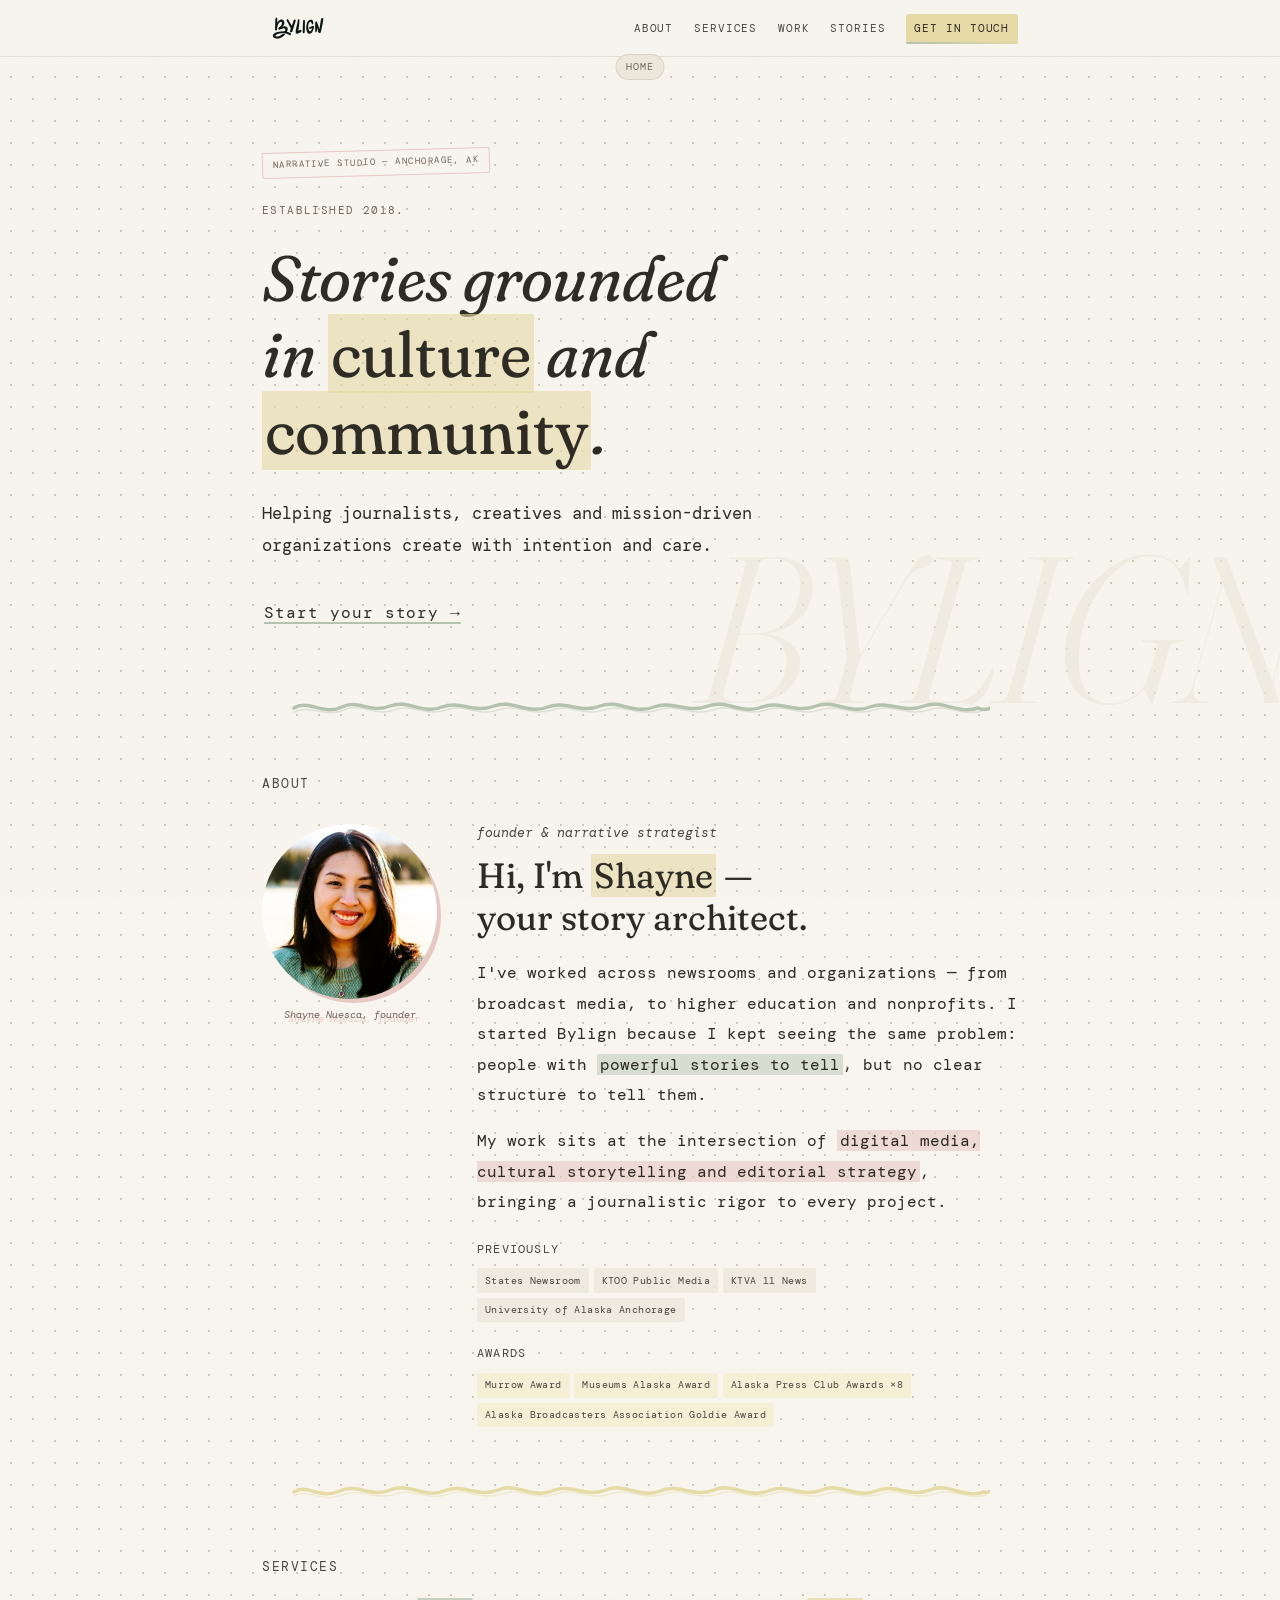
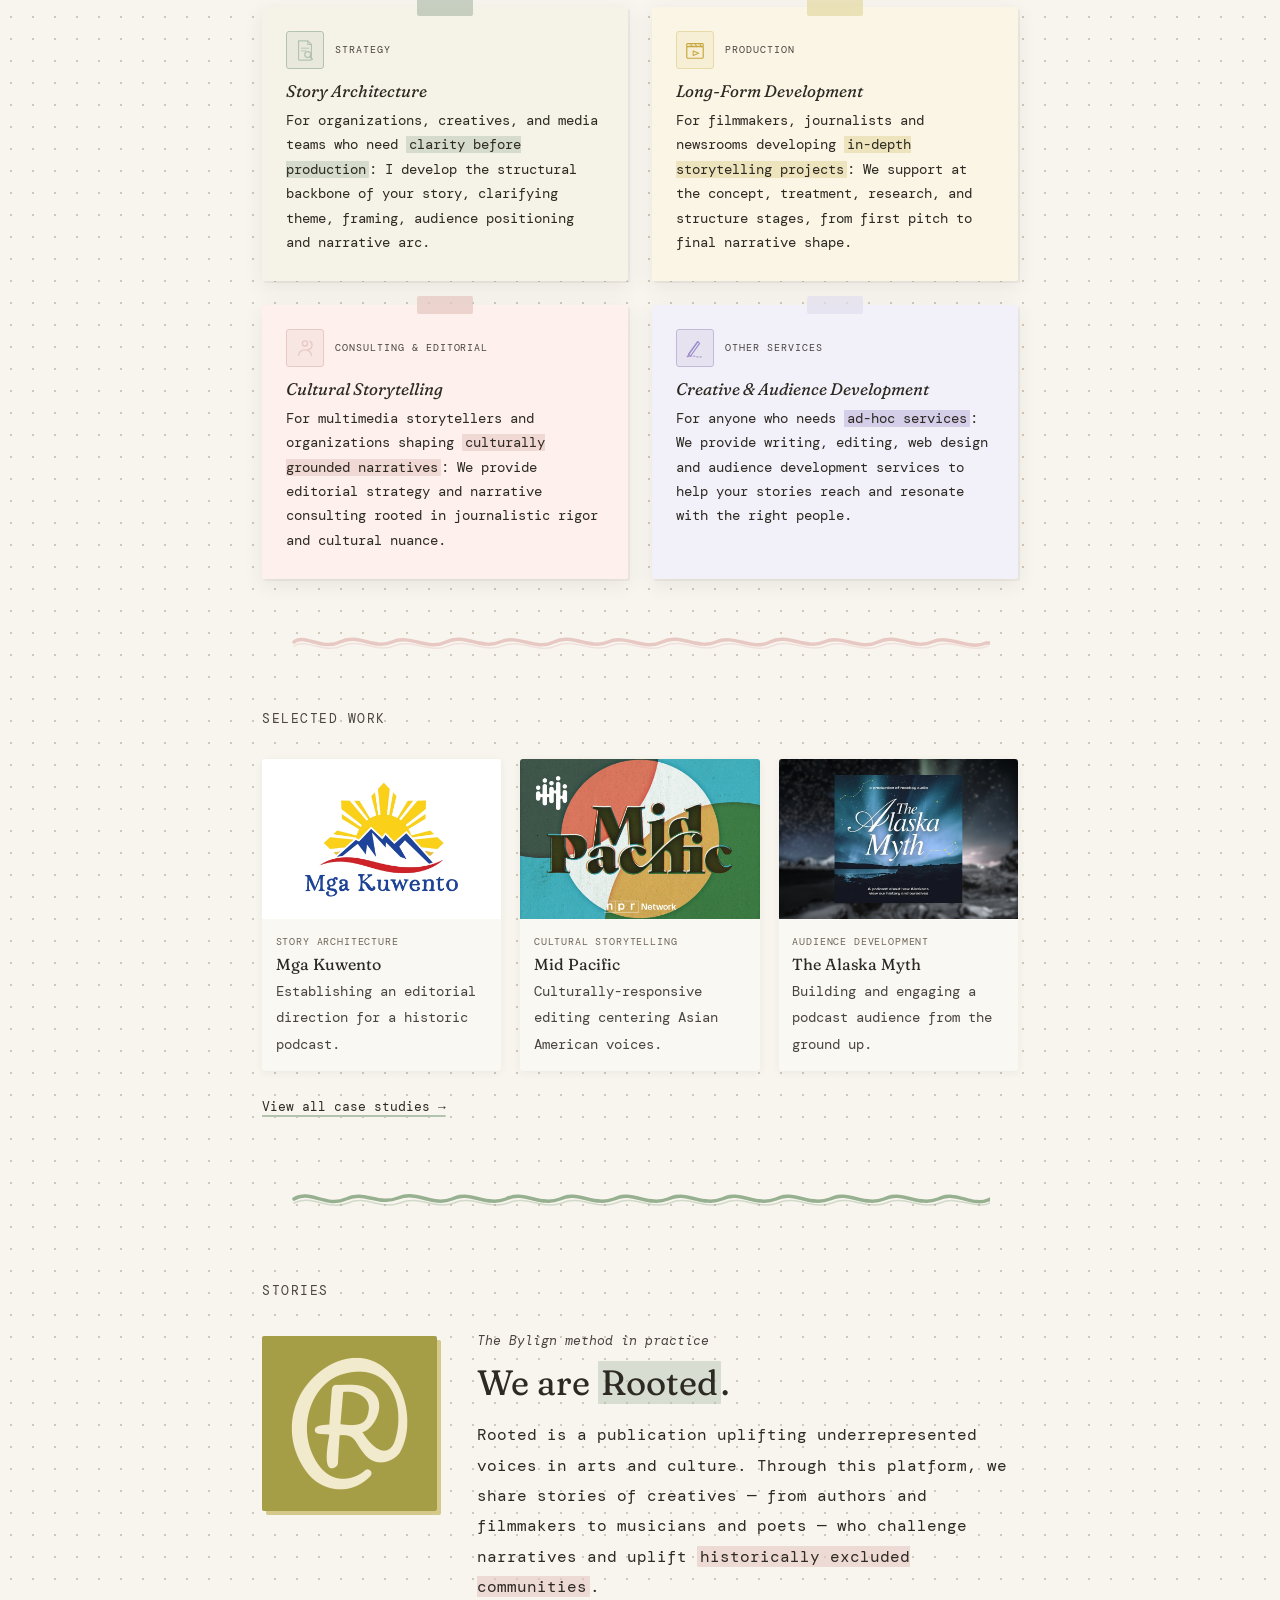
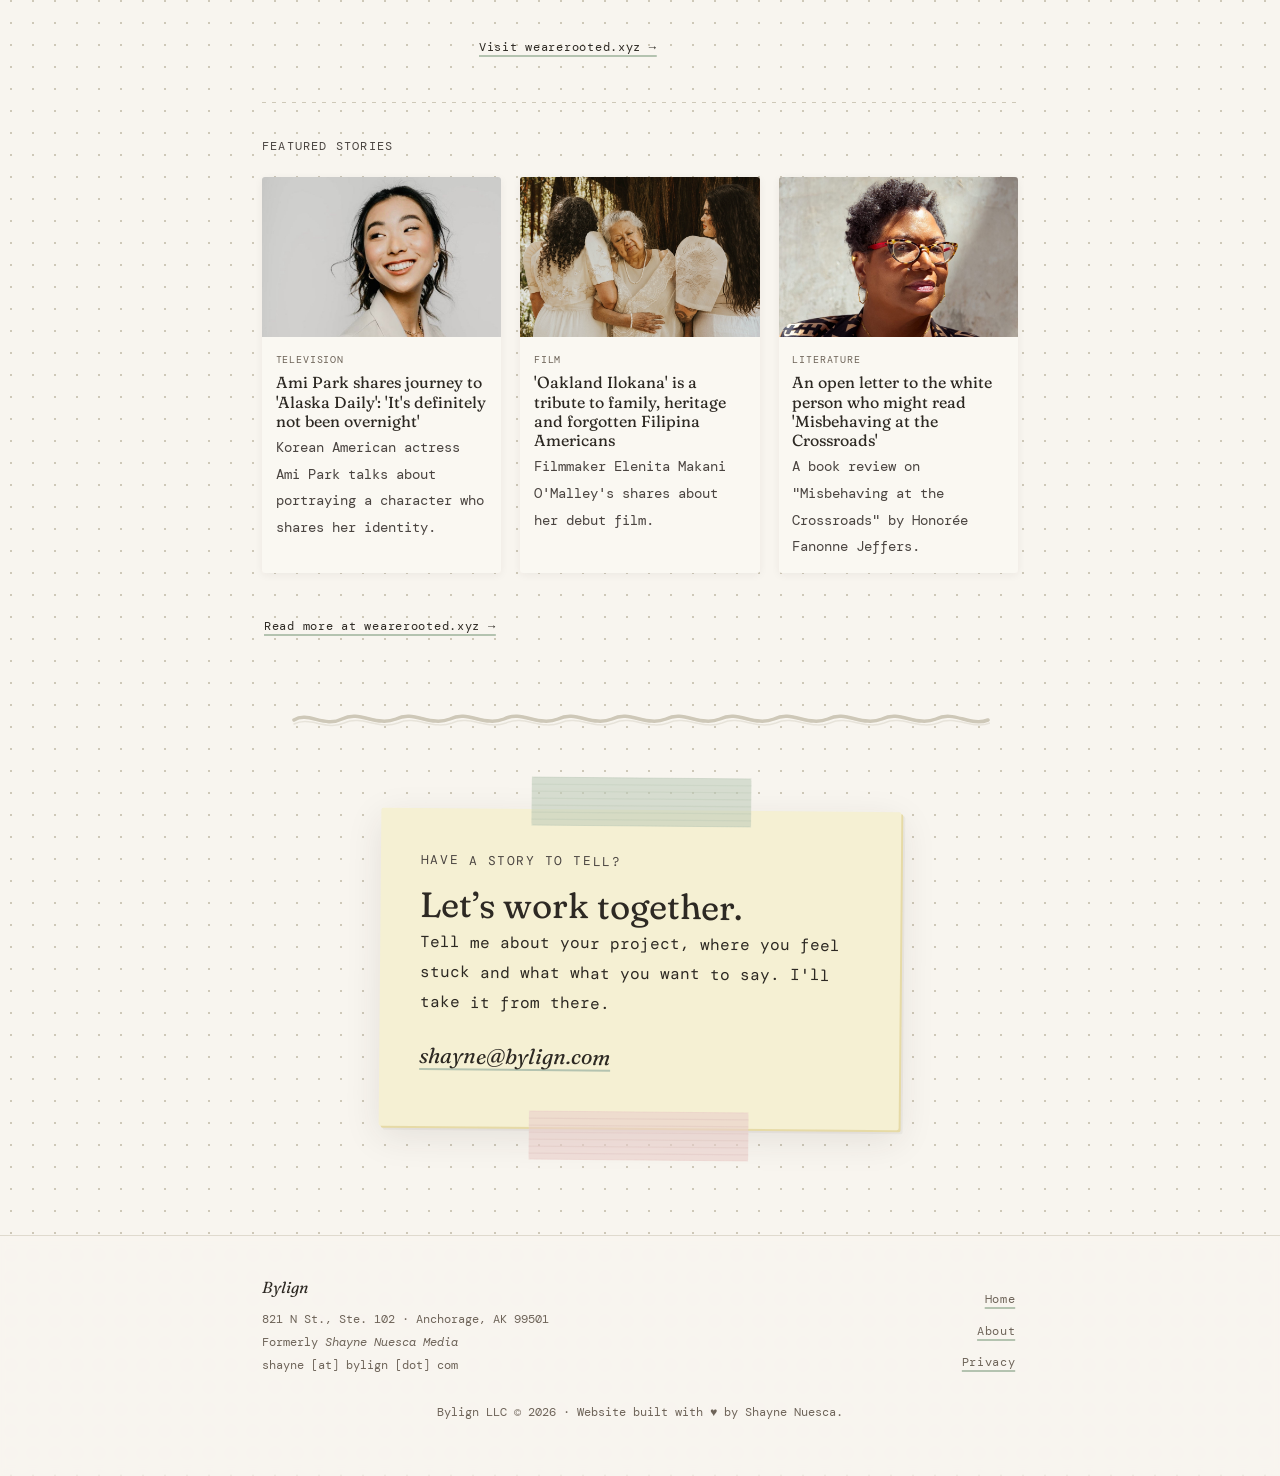
<file: index.html>
<!DOCTYPE html>
<html lang="en">
<head>
  <meta charset="UTF-8" />
  <meta name="viewport" content="width=device-width, initial-scale=1.0" />
  <title>Bylign — Narrative Studio</title>
  <meta name="description" content="Bylign is a narrative studio developing stories grounded in culture and rooted in community. Founded by journalist Shayne Nuesca." />
  <!-- Open Graph (social previews) -->
  <meta property="og:title" content="Bylign — Narrative Studio">
  <meta property="og:description" content="Bylign is a narrative studio based in Anchorage, AK helping newsrooms, nonprofits, and independent journalists figure out which stories matter and how to keep telling them well.">
  <meta property="og:image" content="images/og-image.png">
  <meta property="og:url" content="https://bylign.com">
  <meta property="og:type" content="website">

  <!-- Twitter/X card -->
  <meta name="twitter:card" content="summary_large_image">
  <meta name="twitter:title" content="Bylign — Narrative Studio">
  <meta name="twitter:description" content="Bylign is a narrative studio based in Anchorage, AK helping newsrooms, nonprofits, and independent journalists figure out which stories matter and how to keep telling them well.">
  <meta name="twitter:image" content="images/og-image.png">
  
  <link rel="stylesheet" href="style.css" />
    <link rel="icon" type="image/png" href="images/favicon.png">
  <link rel="preconnect" href="https://fonts.googleapis.com" />
  <link rel="preconnect" href="https://fonts.gstatic.com" crossorigin />
</head>
<body>

  <!-- ======== HEADER ======== -->
  <header>
    <div class="header-inner">


      <a href="index.html" class="logo-link" aria-label="Bylign home">
        <div class="logo-slot"><img src="images/logo.png" alt="Bylign" style="height:28px;width:auto"></div>
      </a>

      <nav aria-label="Main" id="main-nav">
        <a href="#about">About</a>
        <a href="#services">Services</a>
        <a href="#work">Work</a>
        <a href="#rooted">Stories</a>
        <span class="nav-cta-wrap" id="nav-cta-wrap">
          <a href="#contact" class="nav-cta">Get in Touch</a>
          <span class="cta-spark cta-spark-1" aria-hidden="true"></span>
          <span class="cta-spark cta-spark-2" aria-hidden="true"></span>
          <span class="cta-spark cta-spark-3" aria-hidden="true"></span>
          <span class="cta-spark cta-spark-4" aria-hidden="true"></span>
          <span class="cta-spark cta-spark-5" aria-hidden="true"></span>
          <span class="cta-spark cta-spark-6" aria-hidden="true"></span>
        </span>
        <div class="nav-indicator" id="nav-indicator"></div>
      </nav>

      <button class="nav-hamburger" id="nav-hamburger" aria-label="Open menu" aria-expanded="false" aria-controls="mobile-menu">
        <span></span><span></span><span></span>
        <span></span><span></span><span></span>
      </button>

  <div class="section-pill" id="section-pill" aria-hidden="true"></div>

  <!-- Mobile dropdown menu -->
  <div class="mobile-menu" id="mobile-menu" aria-hidden="true">
    <a href="#about"    class="mobile-link">About</a>
    <a href="#services" class="mobile-link">Services</a>
    <a href="#work"     class="mobile-link">Work</a>
    <a href="#rooted"   class="mobile-link">Stories</a>
    <a href="#contact"  class="mobile-link mobile-link--cta">Get in Touch</a>
  </div>

    </div>
  </header>


  <main>

    <!-- ======== HERO ======== -->
    <section id="hero">
      <div class="container">

        <p class="draft-stamp">Narrative Studio — Anchorage, AK</p>
        <p class="hero-kicker">Established 2018.</p>

        <h1 class="hero-headline fade-in">
          Stories grounded <br/>
          in <mark>culture</mark>
          and <mark>community</mark>.
        </h1>

        <p class="hero-body fade-in">
          Helping journalists, creatives and mission-driven organizations create with intention and care.

        </p>

        <a href="#contact" class="hero-cta fade-in">Start your story &#x2192;</a>

      </div>
    </section>


    <!-- ======== ABOUT ======== -->
    <section id="about" class="section-band">
      <div class="container">

        <span class="section-label">About</span>

        <div class="about-grid">

          <div class="about-photo-wrap fade-in">

            <div class="about-photo"><img src="images/shayne.jpg" alt="Shayne Nuesca"></div>
            <span class="about-caption">Shayne Nuesca, founder</span>
          </div>

          <div class="about-content fade-in">

            <span class="margin-note">founder & narrative strategist</span>

            <h2>
              Hi, I'm <span class="hl">Shayne</span> — <br>
              your <span class="editorial">story architect</span>.
            </h2>

            <p style="margin-top:1.2rem;">
              I've worked across newsrooms and organizations — from broadcast media, to higher education and nonprofits. I started Bylign because I kept seeing the same problem: people with
              <span class="hl-sage">powerful stories to tell</span>, <span class="editorial">but no clear structure</span>
              to tell them.
            </p>

            <p>
              My work sits at the intersection of <span class="hl-blush">digital media, cultural storytelling and
              editorial strategy</span>, bringing a journalistic rigor
              to every project.
            </p>

            <span class="sub-label">Previously</span>
            <div class="tag-row">
              <span class="cred">States Newsroom</span>
              <span class="cred">KTOO Public Media</span>
              <span class="cred">KTVA 11 News</span>
              <span class="cred">University of Alaska Anchorage</span>
            </div>

            <span class="sub-label">Awards</span>
            <div class="tag-row">
              <span class="cred award">Murrow Award</span>
              <span class="cred award">Museums Alaska Award</span>
              <span class="cred award">Alaska Press Club Awards &#xD7;8</span>
              <span class="cred award">Alaska Broadcasters Association Goldie Award</span>
            </div>

          </div>
        </div>

      </div>
    </section>


    <!-- ======== SERVICES ======== -->
    <section id="services" class="section-band">
      <div class="container">

        <span class="section-label">Services</span>

        <div class="svc-grid">

          <div class="svc-card svc-card--sage fade-in">
            <div class="svc-stamp-row">
              <div class="svc-stamp">
                <svg width="22" height="22" viewBox="0 0 24 24" fill="none" stroke="#b4c3b0" stroke-width="1.4" stroke-linecap="round" stroke-linejoin="round">
                  <path d="M5 3 Q4.5 2.5 5 2 L15 2 L19 6 L19 22 Q19 22.5 18.5 23 L5.5 23 Q5 22.5 5 22 Z" stroke-width="1.3"/>
                  <path d="M15 2 L15 6 L19 6" stroke-width="1.1"/>
                  <line x1="8" y1="10" x2="16" y2="10" stroke-width="1"/>
                  <line x1="8" y1="13" x2="13" y2="13" stroke-width="1"/>
                  <circle cx="15" cy="17" r="3.2" stroke-width="1.4"/>
                  <line x1="17.3" y1="19.3" x2="20" y2="22" stroke-width="1.6"/>
                </svg>
              </div>
              <span class="svc-tag">Strategy</span>
            </div>
            <h3>Story Architecture</h3>
            <p>For organizations, creatives, and media teams who need <span class="hl-sage">clarity before production</span>: I develop the structural backbone of your story, clarifying theme, framing, audience positioning and narrative arc.</p>
          </div>

          <div class="svc-card svc-card--butter fade-in">
            <div class="svc-stamp-row">
              <div class="svc-stamp">
                <svg width="22" height="22" viewBox="0 0 24 24" fill="none" stroke="#c8a840" stroke-width="1.4" stroke-linecap="round" stroke-linejoin="round">
                  <rect x="3" y="8" width="18" height="13" rx="1.5" stroke-width="1.3"/>
                  <rect x="3" y="5" width="18" height="3.5" rx="1" stroke-width="1.2"/>
                  <line x1="7"  y1="5" x2="9"  y2="8.5" stroke-width="1.1"/>
                  <line x1="12" y1="5" x2="14" y2="8.5" stroke-width="1.1"/>
                  <line x1="17" y1="5" x2="19" y2="8.5" stroke-width="1.1"/>
                  <path d="M10 13 L10 18 L16 15.5 Z" stroke-width="1.1"/>
                </svg>
              </div>
              <span class="svc-tag">Production</span>
            </div>
            <h3>Long-Form Development</h3>
            <p>For filmmakers, journalists and newsrooms developing <span class="hl">in-depth storytelling projects</span>: We support at the concept, treatment, research, and structure stages, from first pitch to final narrative shape.</p>
          </div>

          <div class="svc-card svc-card--blush fade-in">
            <div class="svc-stamp-row">
              <div class="svc-stamp">
                <svg width="22" height="22" viewBox="0 0 24 24" fill="none" stroke="#e7c8c3" stroke-width="1.5" stroke-linecap="round" stroke-linejoin="round">
                  <circle cx="12" cy="7" r="2.8"/>
                  <path d="M5 20c0-3.3 3.1-6 7-6s7 2.7 7 6"/>
                  <path d="M17.5 4.5c1.3.9 2.2 2.3 2.2 4C19.7 11.3 17.7 13.5 15 13.8"/>
                </svg>
              </div>
              <span class="svc-tag">Consulting &amp; Editorial</span>
            </div>
            <h3>Cultural Storytelling</h3>
            <p>For multimedia storytellers and organizations shaping <span class="hl-blush">culturally grounded narratives</span>: We provide editorial strategy and narrative consulting rooted in journalistic rigor and cultural nuance.</p>
          </div>

          <div class="svc-card svc-card--lavender fade-in">
            <div class="svc-stamp-row">
              <div class="svc-stamp">
                <svg width="22" height="22" viewBox="0 0 24 24" fill="none" stroke="#9d8ec8" stroke-width="1.4" stroke-linecap="round" stroke-linejoin="round">
                  <path d="M5 19 L15 5" stroke-width="1.3"/>
                  <path d="M7 21 L5 19 L15 5 L17 7 Z" stroke-width="1.3"/>
                  <path d="M5 19 L3.5 21.5 L6.5 20.5 Z" fill="#c4b8d8" stroke="#9d8ec8" stroke-width="0.9"/>
                  <path d="M3.5 21.5 Q9 20 14 21.5 Q17 22.5 20.5 21" stroke-width="1.1" stroke-dasharray="1.5 2" fill="none"/>
                </svg>
              </div>
              <span class="svc-tag">Other Services</span>
            </div>
            <h3>Creative &amp; Audience Development</h3>
            <p>For anyone who needs <span class="hl-purple">ad-hoc services</span>: We provide writing, editing, web design and audience development services to help your stories reach and resonate with the right people.</p>
          </div>

        </div>

      </div>
    </section>


    <!-- ======== SELECTED WORK ======== -->
    <section id="work" class="section-band">
      <div class="container">

        <span class="section-label">Selected work</span>

        <div class="work-grid">

          <a href="case-studies.html#project-1" class="work-card fade-in">
            <div class="wc-img"><img src="images/project-1-card.jpg" alt="Project name"></div>
            <div class="wc-body">
              <span class="wc-type">Story Architecture</span>
              <h3>Mga Kuwento</h3>
              <p>Establishing an editorial direction for a historic podcast.</p>
            </div>
          </a>

          <a href="case-studies.html#project-2" class="work-card fade-in">
            <div class="wc-img"><img src="images/project-2-card.jpg" alt="Project name"></div>
            <div class="wc-body">
              <span class="wc-type">Cultural Storytelling</span>
              <h3>Mid Pacific</h3>
              <p>Culturally-responsive editing centering Asian American voices.</p>
            </div>
          </a>

          <a href="case-studies.html#project-3" class="work-card fade-in">
            <div class="wc-img"><img src="images/project-3-card.jpg" alt="Project name"></div>
            <div class="wc-body">
              <span class="wc-type">Audience Development</span>
              <h3>The Alaska Myth</h3>
              <p>Building and engaging a podcast audience from the ground up. </p>
            </div>
          </a>

        </div>

        <p style="margin-top:1.5rem; font-size:0.8rem;">
          <a href="case-studies.html" class="cta-link">View all case studies &#x2192;</a>
        </p>

      </div>
    </section>


    <!-- ======== ROOTED ======== -->
    <section id="rooted" class="section-band">
      <div class="container">

        <span class="section-label">Stories</span>

        <div class="rooted-header fade-in">
          <div class="rooted-logo-wrap">
            <div class="rooted-logo-slot"><img src="images/rooted-logo.png" alt="Rooted"></div>
          </div>
          <div class="rooted-intro">
            <span class="margin-note">The Bylign method in practice</span>
            <h2>
              We are <span class="hl-sage">Rooted</span>.
            </h2>
            <p style="margin-top:1rem;">
              Rooted is a publication uplifting underrepresented voices in arts and culture. Through this platform, we share stories of creatives — from authors and filmmakers
              to musicians and poets — who challenge narratives and uplift
              <span class="hl-blush">historically excluded communities</span>.
            </p>
            <a href="https://wearerooted.xyz" target="_blank" rel="noopener" class="rooted-cta">
              Visit wearerooted.xyz &#x2192;
            </a>
          </div>
        </div>

        <div class="rooted-divider" aria-hidden="true"></div>

        <span class="sub-label" style="margin-top:0; margin-bottom:1.25rem; display:block;">Featured stories</span>

        <div class="rooted-stories">

          <a href="https://wearerooted.xyz/ami-park-shares-journey-to-alaska-daily-its-definitely-not-been-overnight/" target="_blank" rel="noopener" class="rooted-card fade-in">
            <div class="rc-img"><img src="images/rooted-1.jpg" alt="Article - Ami Park shares journey to 'Alaska Daily'"></div>
            <div class="rc-body">
              <span class="rc-type">Television</span>
              <h3>Ami Park shares journey to 'Alaska Daily': 'It's definitely not been overnight'</h3>
              <p>Korean American actress Ami Park talks about portraying a character who shares her identity.</p>
            </div>
          </a>

          <a href="https://wearerooted.xyz/oakland-ilokana-film-elenita-makani-omalley/" target="_blank" rel="noopener" class="rooted-card fade-in">
            <div class="rc-img"><img src="images/rooted-2.jpg" alt="Article - 'Oakland Ilokana' is a tribute to family, heritage and forgotten Filipina Americans"></div>
            <div class="rc-body">
              <span class="rc-type">Film</span>
              <h3>'Oakland Ilokana' is a tribute to family, heritage and forgotten Filipina Americans</h3>
              <p>Filmmaker Elenita Makani O'Malley's shares about her debut film.</p>
            </div>
          </a>

          <a href="https://wearerooted.xyz/misbehaving-at-the-crossroads-honoree-fanonne-jeffers/" target="_blank" rel="noopener" class="rooted-card fade-in">
            <div class="rc-img"><img src="images/rooted-3.jpg" alt="Article - An open letter to the white person who might read 'Misbehaving at the Crossroads'"></div>
            <div class="rc-body">
              <span class="rc-type">Literature</span>
              <h3>An open letter to the white person who might read 'Misbehaving at the Crossroads'</h3>
              <p>A book review on "Misbehaving at the Crossroads" by Honorée Fanonne Jeffers.</p>
            </div>
          </a>

        </div>

        <p style="margin-top:1.5rem; font-size:0.8rem;">
          <a href="https://wearerooted.xyz" target="_blank" rel="noopener" class="rooted-cta">Read more at wearerooted.xyz &#x2192;</a>
        </p>

      </div>
    </section>


    <!-- ======== CONTACT ======== -->
    <section id="contact" class="section-band">
      <div class="container">
        <div class="postit-scene fade-in">

  <div class="postit">

    <svg viewBox="0 0 220 52" style="position:absolute; top:-34px; left:50%; transform:translateX(-50%); width:220px; height:52px; z-index:3;">
      <rect x="0" y="2" width="220" height="48" rx="2" fill="rgba(180,195,176,0.5)"/>
      <line x1="0" y1="9"  x2="220" y2="9"  stroke="rgba(155,175,151,0.2)" stroke-width="1.2"/>
      <line x1="0" y1="16" x2="220" y2="16" stroke="rgba(155,175,151,0.2)" stroke-width="1.2"/>
      <line x1="0" y1="23" x2="220" y2="23" stroke="rgba(155,175,151,0.2)" stroke-width="1.2"/>
      <line x1="0" y1="30" x2="220" y2="30" stroke="rgba(155,175,151,0.2)" stroke-width="1.2"/>
      <line x1="0" y1="37" x2="220" y2="37" stroke="rgba(155,175,151,0.2)" stroke-width="1.2"/>
      <line x1="0" y1="44" x2="220" y2="44" stroke="rgba(155,175,151,0.2)" stroke-width="1.2"/>
      <rect x="0" y="2" width="220" height="48" rx="2" fill="rgba(219,229,216,0.15)"/>
      <line x1="0" y1="2"  x2="220" y2="2"  stroke="rgba(180,195,176,0.6)" stroke-width="0.75"/>
      <line x1="0" y1="50" x2="220" y2="50" stroke="rgba(180,195,176,0.6)" stroke-width="0.75"/>
    </svg>

    <span class="postit-label">have a story to tell?</span>
    <h2>Let&#x2019;s work together.</h2>
    <p>
      Tell me about your project, where you feel stuck and what
      what you want to say. I'll take it from there.
    </p>
    <a href="mailto:shayne@bylign.com" class="email-cta">shayne@bylign.com</a>

    <svg viewBox="0 0 220 52" style="position:absolute; bottom:-34px; left:50%; transform:translateX(-50%); width:220px; height:52px; z-index:3;">
      <rect x="0" y="2" width="220" height="48" rx="2" fill="rgba(231,200,195,0.55)"/>
      <line x1="0" y1="9"  x2="220" y2="9"  stroke="rgba(200,165,160,0.22)" stroke-width="1.2"/>
      <line x1="0" y1="16" x2="220" y2="16" stroke="rgba(200,165,160,0.22)" stroke-width="1.2"/>
      <line x1="0" y1="23" x2="220" y2="23" stroke="rgba(200,165,160,0.22)" stroke-width="1.2"/>
      <line x1="0" y1="30" x2="220" y2="30" stroke="rgba(200,165,160,0.22)" stroke-width="1.2"/>
      <line x1="0" y1="37" x2="220" y2="37" stroke="rgba(200,165,160,0.22)" stroke-width="1.2"/>
      <line x1="0" y1="44" x2="220" y2="44" stroke="rgba(200,165,160,0.22)" stroke-width="1.2"/>
      <rect x="0" y="2" width="220" height="48" rx="2" fill="rgba(242,227,224,0.15)"/>
      <line x1="0" y1="2"  x2="220" y2="2"  stroke="rgba(231,200,195,0.65)" stroke-width="0.75"/>
      <line x1="0" y1="50" x2="220" y2="50" stroke="rgba(231,200,195,0.65)" stroke-width="0.75"/>
    </svg>

  </div>

</div>
    </section>


  </main>

  <!-- ======== FOOTER ======== -->
  <footer>
    <div class="container">
      <div class="footer-inner">

        <div>
          <div class="footer-brand">Bylign</div>
          <div class="footer-meta">
            821 N St., Ste. 102 &#xB7; Anchorage, AK 99501<br>
            Formerly <em>Shayne Nuesca Media</em><br>
            shayne [at] bylign [dot] com
          </div>
        </div>

        <div class="footer-links">
          <a href="index.html">Home</a>
          <a href="#about">About</a>
          <a href="privacy.html">Privacy</a>
        </div>

      </div>

      <p class="footer-copy">
        Bylign LLC &#xA9; <span id="year"></span> &#xB7; Website built with &#x2665; by Shayne Nuesca.
      </p>
    </div>
  </footer>


  <script src="main.js"></script>

</body>
</html>
</file>
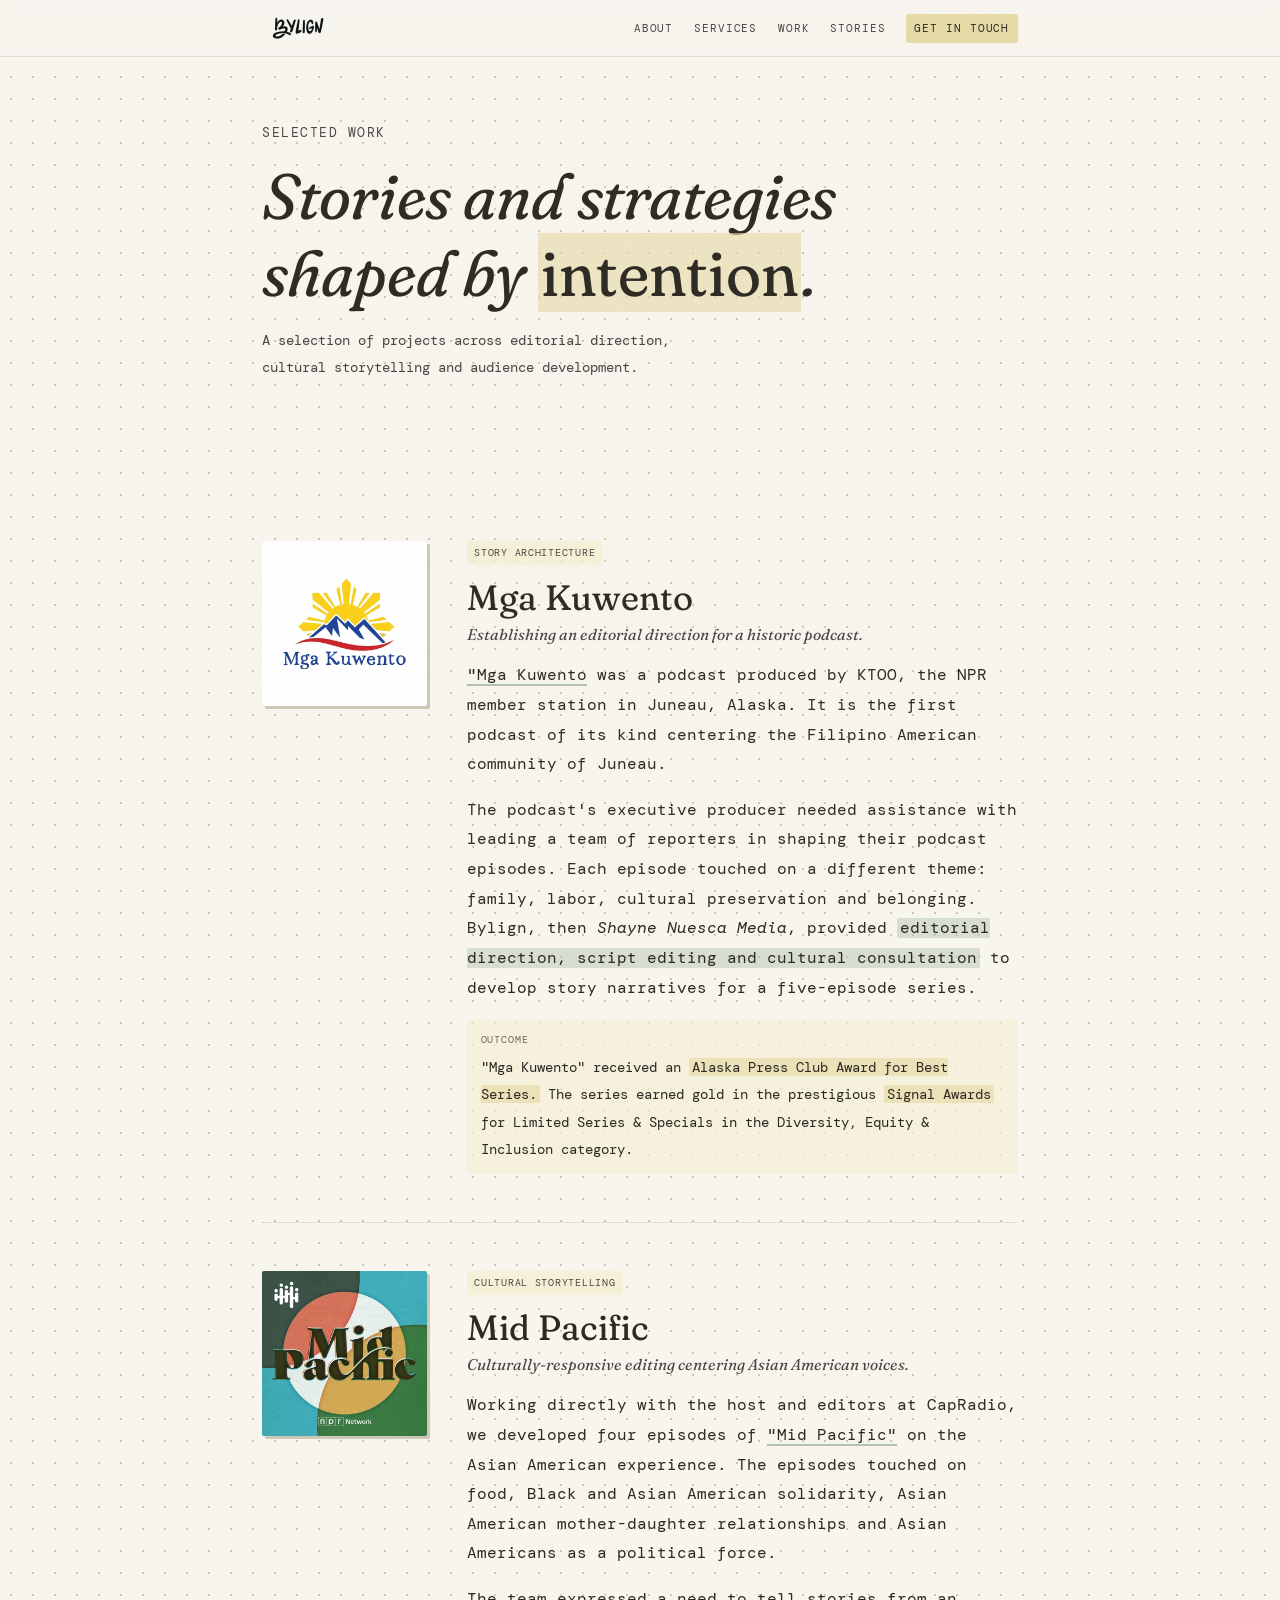
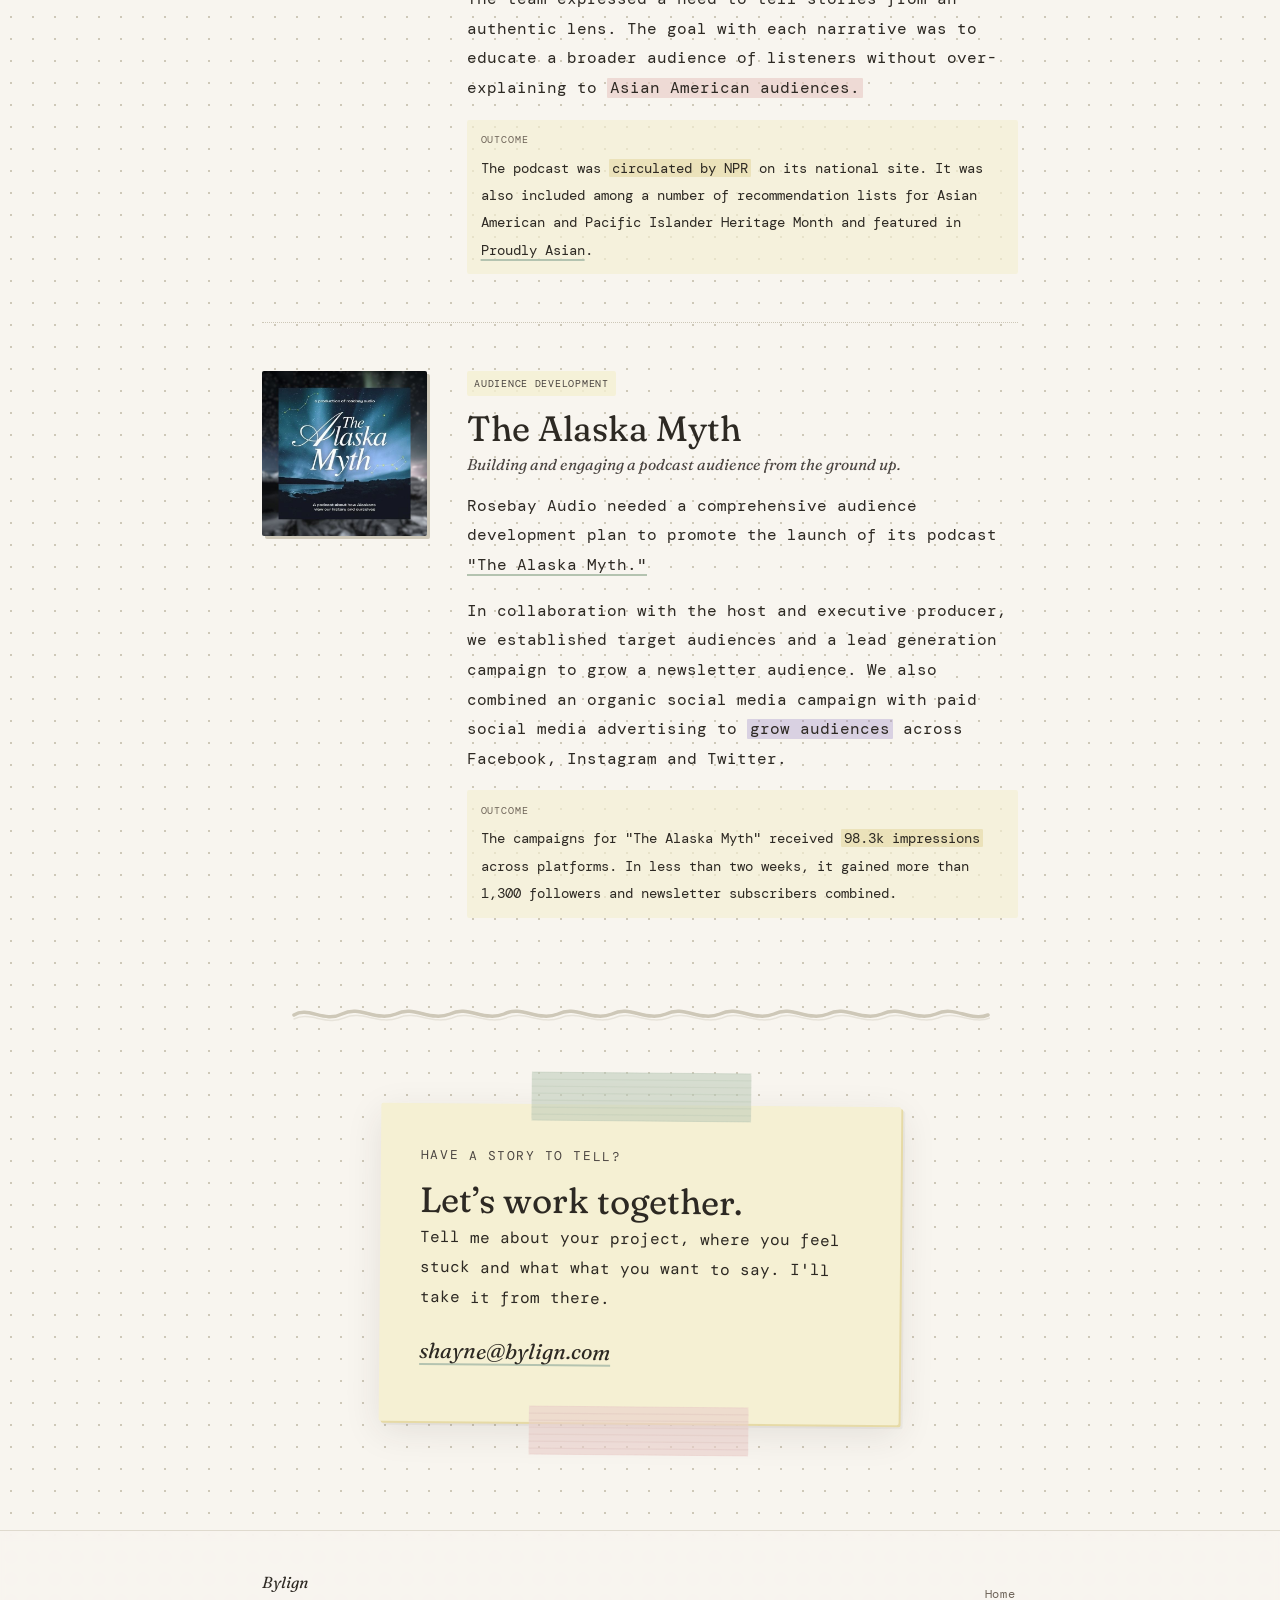
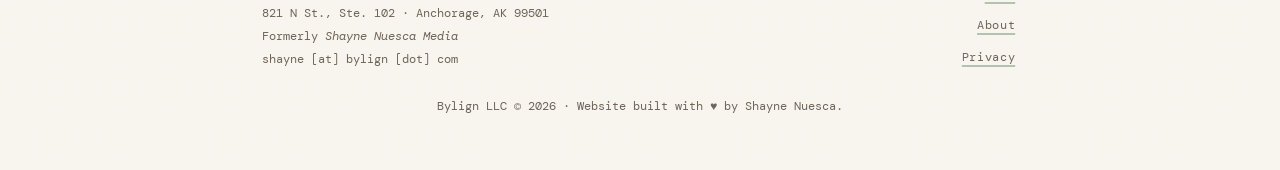
<file: case-studies.html>
<!DOCTYPE html>
<html lang="en">
<head>
  <meta charset="UTF-8" />
  <meta name="viewport" content="width=device-width, initial-scale=1.0" />
  <title>Case Studies &#x2014; Bylign</title>
  <meta name="description" content="Selected work and case studies from Bylign &#x2014; a narrative studio founded by Shayne Nuesca." />
  <!-- Open Graph (social previews) -->
  <meta property="og:title" content="Bylign — Narrative Studio">
  <meta property="og:description" content="Bylign is a narrative studio based in Anchorage, AK helping newsrooms, nonprofits, and independent journalists figure out which stories matter and how to keep telling them well.">
  <meta property="og:image" content="images/og-image.png">
  <meta property="og:url" content="https://bylign.com">
  <meta property="og:type" content="website">

  <!-- Twitter/X card -->
  <meta name="twitter:card" content="summary_large_image">
  <meta name="twitter:title" content="Bylign — Narrative Studio">
  <meta name="twitter:description" content="Bylign is a narrative studio based in Anchorage, AK helping newsrooms, nonprofits, and independent journalists figure out which stories matter and how to keep telling them well.">
  <meta name="twitter:image" content="images/og-image.png">

  <link rel="stylesheet" href="style.css" />
  <link rel="icon" type="image/png" href="images/favicon.png">
  <link rel="preconnect" href="https://fonts.googleapis.com" />
  <link rel="preconnect" href="https://fonts.gstatic.com" crossorigin />
</head>
<body>

  <!-- ======== HEADER ======== -->
  <header>
    <div class="header-inner">
      <a href="index.html" class="logo-link" aria-label="Bylign home">
        <div class="logo-slot"><img src="images/logo.png" alt="Bylign" style="height:28px;width:auto"></div>
      </a>
      <nav aria-label="Main" id="main-nav">
        <a href="index.html#about">About</a>
        <a href="index.html#services">Services</a>
        <a href="index.html#work">Work</a>
        <a href="index.html#rooted">Stories</a>
        <a href="#contact" class="nav-cta">Get in Touch</a>
      </nav>

      <button class="nav-hamburger" id="nav-hamburger" aria-label="Open menu" aria-expanded="false" aria-controls="mobile-menu">
        <span></span><span></span><span></span>
        <span></span><span></span><span></span>
      </button>
    </div>

  <!-- Mobile dropdown menu -->
  <div class="mobile-menu" id="mobile-menu" aria-hidden="true">
    <a href="index.html#about"    class="mobile-link">About</a>
    <a href="index.html#services" class="mobile-link">Services</a>
    <a href="index.html#work"     class="mobile-link">Work</a>
    <a href="index.html#rooted"   class="mobile-link">Stories</a>
    <a href="index.html#contact"  class="mobile-link mobile-link--cta">Get in Touch</a>
  </div>
  </header>


  <main>

    <!-- ======== PAGE HEADER ======== -->
    <div class="page-header">
      <div class="container">
        <span class="page-eyebrow">Selected work</span>
        <h1>Stories and strategies <br/>shaped by <mark>intention</mark>.</h1>
        <p style="margin-top:1rem; font-size:0.88rem; color:var(--ink-soft); max-width:440px;">
          A selection of projects across editorial direction, cultural storytelling and audience development.
        </p>
      </div>
    </div>


    <!-- ======== CASE STUDY LIST ======== -->
    <div class="container">
      <div class="cs-list">

        <!--
          CASE STUDY ENTRY TEMPLATE
          - Set id="project-N" to match the href anchor used in index.html work cards
          - Replace the .cs-img div with: <img src="images/project-N.jpg" alt="Project name">
          - Fill in all placeholder text below
          - Copy this entire <article> block to add more entries
        -->

        <article class="cs-entry fade-in" id="project-1">
          <div class="cs-img"><img src="images/project-1-thumb.jpg"></div>
          <div class="cs-body">
            <div class="cs-tags">
              <span class="cs-tag">Story Architecture</span>
            </div>
            <h2>Mga Kuwento</h2>
            <p class="cs-lede">
            Establishing an editorial direction for a historic podcast.
            </p>
            <p>
              <a href="https://www.ktoo.org/mgakuwento/" target="_blank">"Mga Kuwento</a> was a podcast produced by KTOO, the NPR member station in Juneau, Alaska. It is the first podcast of its kind centering the Filipino American community of Juneau.
            </p>
            <p>
              The podcast's executive producer needed assistance with leading a team of reporters in shaping their podcast episodes. Each episode touched on a different theme: family, labor, cultural preservation and belonging. Bylign, then <em>Shayne Nuesca Media</em>, provided <span class="hl-sage">editorial direction, script editing and cultural consultation</span> to develop story narratives for a five-episode series.

            </p>
            <div class="cs-outcome">
              <strong>Outcome</strong>
              "Mga Kuwento" received an <span class="hl">Alaska Press Club Award for Best Series.</span> The series earned gold in the prestigious <span class="hl">Signal Awards</span> for Limited Series & Specials in the Diversity, Equity & Inclusion category.
            </div>
          </div>
        </article>


        <article class="cs-entry fade-in" id="project-2">
          <div class="cs-img"><img src="images/project-2-thumb.jpg"></div>
          <div class="cs-body">
            <div class="cs-tags">
              <span class="cs-tag">Cultural Storytelling</span>
            </div>
            <h2>Mid Pacific</h2>
            <p class="cs-lede">Culturally-responsive editing centering Asian American voices.</p>
            <p>
              Working directly with the host and editors at CapRadio, we developed four episodes of <a href="https://www.capradio.org/news/mid-pacific/" target="_blank">"Mid Pacific"</a> on the Asian American experience. The episodes touched on food, Black and Asian American solidarity, Asian American mother-daughter relationships and Asian Americans as a political force.
            </p>
            <p>
              The team expressed a need to tell stories from an authentic lens. The goal with each narrative was to educate a broader audience of listeners without over-explaining to <span class="hl-blush">Asian American audiences.</span>
            </p>
            <div class="cs-outcome">
              <strong>Outcome</strong>
              The podcast was <span class="hl">circulated by NPR</span> on its national site. It was also included among a number of recommendation lists for Asian American and Pacific Islander Heritage Month and featured in <a href="https://proudly-asian.com/episodes/sarah-mizes-tan" target="_blank">Proudly Asian</a>.
            </div>
          </div>
        </article>


        <article class="cs-entry fade-in" id="project-3">
          <div class="cs-img"><img src="images/project-3-thumb.jpg"></div>
          <div class="cs-body">
            <div class="cs-tags">
              <span class="cs-tag">Audience Development</span>
            </div>
            <h2>The Alaska Myth</h2>
            <p class="cs-lede">Building and engaging a podcast audience from the ground up.</p>
            <p>
            Rosebay Audio needed a comprehensive audience development plan to promote the launch of its podcast <a href="https://www.thealaskamyth.com/" target="_blank">"The Alaska Myth."</a>
            </p>
            <p>
              In collaboration with the host and executive producer, we established target audiences and a lead generation campaign to grow a newsletter audience. We also combined an organic social media campaign with paid social media advertising to <span class="hl-purple">grow audiences</span> across Facebook, Instagram and Twitter.
            </p>
            <div class="cs-outcome">
              <strong>Outcome</strong>
              The campaigns for "The Alaska Myth" received <span class="hl">98.3k impressions</span> across platforms. In less than two weeks, it gained more than 1,300 followers and newsletter subscribers combined.
            </div>
          </div>
        </article>

      </div>
    </div>


    <!-- ======== CONTACT ======== -->
    <section id="contact" class="section-band">
      <div class="container">
        <div class="postit-scene fade-in">

  <div class="postit">

    <svg viewBox="0 0 220 52" style="position:absolute; top:-34px; left:50%; transform:translateX(-50%); width:220px; height:52px; z-index:3;">
      <rect x="0" y="2" width="220" height="48" rx="2" fill="rgba(180,195,176,0.5)"/>
      <line x1="0" y1="9"  x2="220" y2="9"  stroke="rgba(155,175,151,0.2)" stroke-width="1.2"/>
      <line x1="0" y1="16" x2="220" y2="16" stroke="rgba(155,175,151,0.2)" stroke-width="1.2"/>
      <line x1="0" y1="23" x2="220" y2="23" stroke="rgba(155,175,151,0.2)" stroke-width="1.2"/>
      <line x1="0" y1="30" x2="220" y2="30" stroke="rgba(155,175,151,0.2)" stroke-width="1.2"/>
      <line x1="0" y1="37" x2="220" y2="37" stroke="rgba(155,175,151,0.2)" stroke-width="1.2"/>
      <line x1="0" y1="44" x2="220" y2="44" stroke="rgba(155,175,151,0.2)" stroke-width="1.2"/>
      <rect x="0" y="2" width="220" height="48" rx="2" fill="rgba(219,229,216,0.15)"/>
      <line x1="0" y1="2"  x2="220" y2="2"  stroke="rgba(180,195,176,0.6)" stroke-width="0.75"/>
      <line x1="0" y1="50" x2="220" y2="50" stroke="rgba(180,195,176,0.6)" stroke-width="0.75"/>
    </svg>

    <span class="postit-label">have a story to tell?</span>
    <h2>Let&#x2019;s work together.</h2>
    <p>
       Tell me about your project, where you feel stuck and what
      what you want to say. I'll take it from there.
    </p>
    <a href="mailto:shayne@bylign.com" class="email-cta">shayne@bylign.com</a>

    <svg viewBox="0 0 220 52" style="position:absolute; bottom:-34px; left:50%; transform:translateX(-50%); width:220px; height:52px; z-index:3;">
      <rect x="0" y="2" width="220" height="48" rx="2" fill="rgba(231,200,195,0.55)"/>
      <line x1="0" y1="9"  x2="220" y2="9"  stroke="rgba(200,165,160,0.22)" stroke-width="1.2"/>
      <line x1="0" y1="16" x2="220" y2="16" stroke="rgba(200,165,160,0.22)" stroke-width="1.2"/>
      <line x1="0" y1="23" x2="220" y2="23" stroke="rgba(200,165,160,0.22)" stroke-width="1.2"/>
      <line x1="0" y1="30" x2="220" y2="30" stroke="rgba(200,165,160,0.22)" stroke-width="1.2"/>
      <line x1="0" y1="37" x2="220" y2="37" stroke="rgba(200,165,160,0.22)" stroke-width="1.2"/>
      <line x1="0" y1="44" x2="220" y2="44" stroke="rgba(200,165,160,0.22)" stroke-width="1.2"/>
      <rect x="0" y="2" width="220" height="48" rx="2" fill="rgba(242,227,224,0.15)"/>
      <line x1="0" y1="2"  x2="220" y2="2"  stroke="rgba(231,200,195,0.65)" stroke-width="0.75"/>
      <line x1="0" y1="50" x2="220" y2="50" stroke="rgba(231,200,195,0.65)" stroke-width="0.75"/>
    </svg>

  </div>

</div>
    </section>

  </main>

  <!-- ======== FOOTER ======== -->
  <footer>
    <div class="container">
      <div class="footer-inner">

        <div>
          <div class="footer-brand">Bylign</div>
          <div class="footer-meta">
            821 N St., Ste. 102 &#xB7; Anchorage, AK 99501<br>
            Formerly <em>Shayne Nuesca Media</em><br>
            shayne [at] bylign [dot] com
          </div>
        </div>

        <div class="footer-links">
          <a href="index.html">Home</a>
          <a href="index.html#about">About</a>
          <a href="privacy.html">Privacy</a>
        </div>

      </div>

      <p class="footer-copy">
        Bylign LLC &#xA9; <span id="year"></span> &#xB7; Website built with &#x2665; by Shayne Nuesca.
      </p>
    </div>
  </footer>


  <script src="main.js"></script>

</body>
</html>
</file>
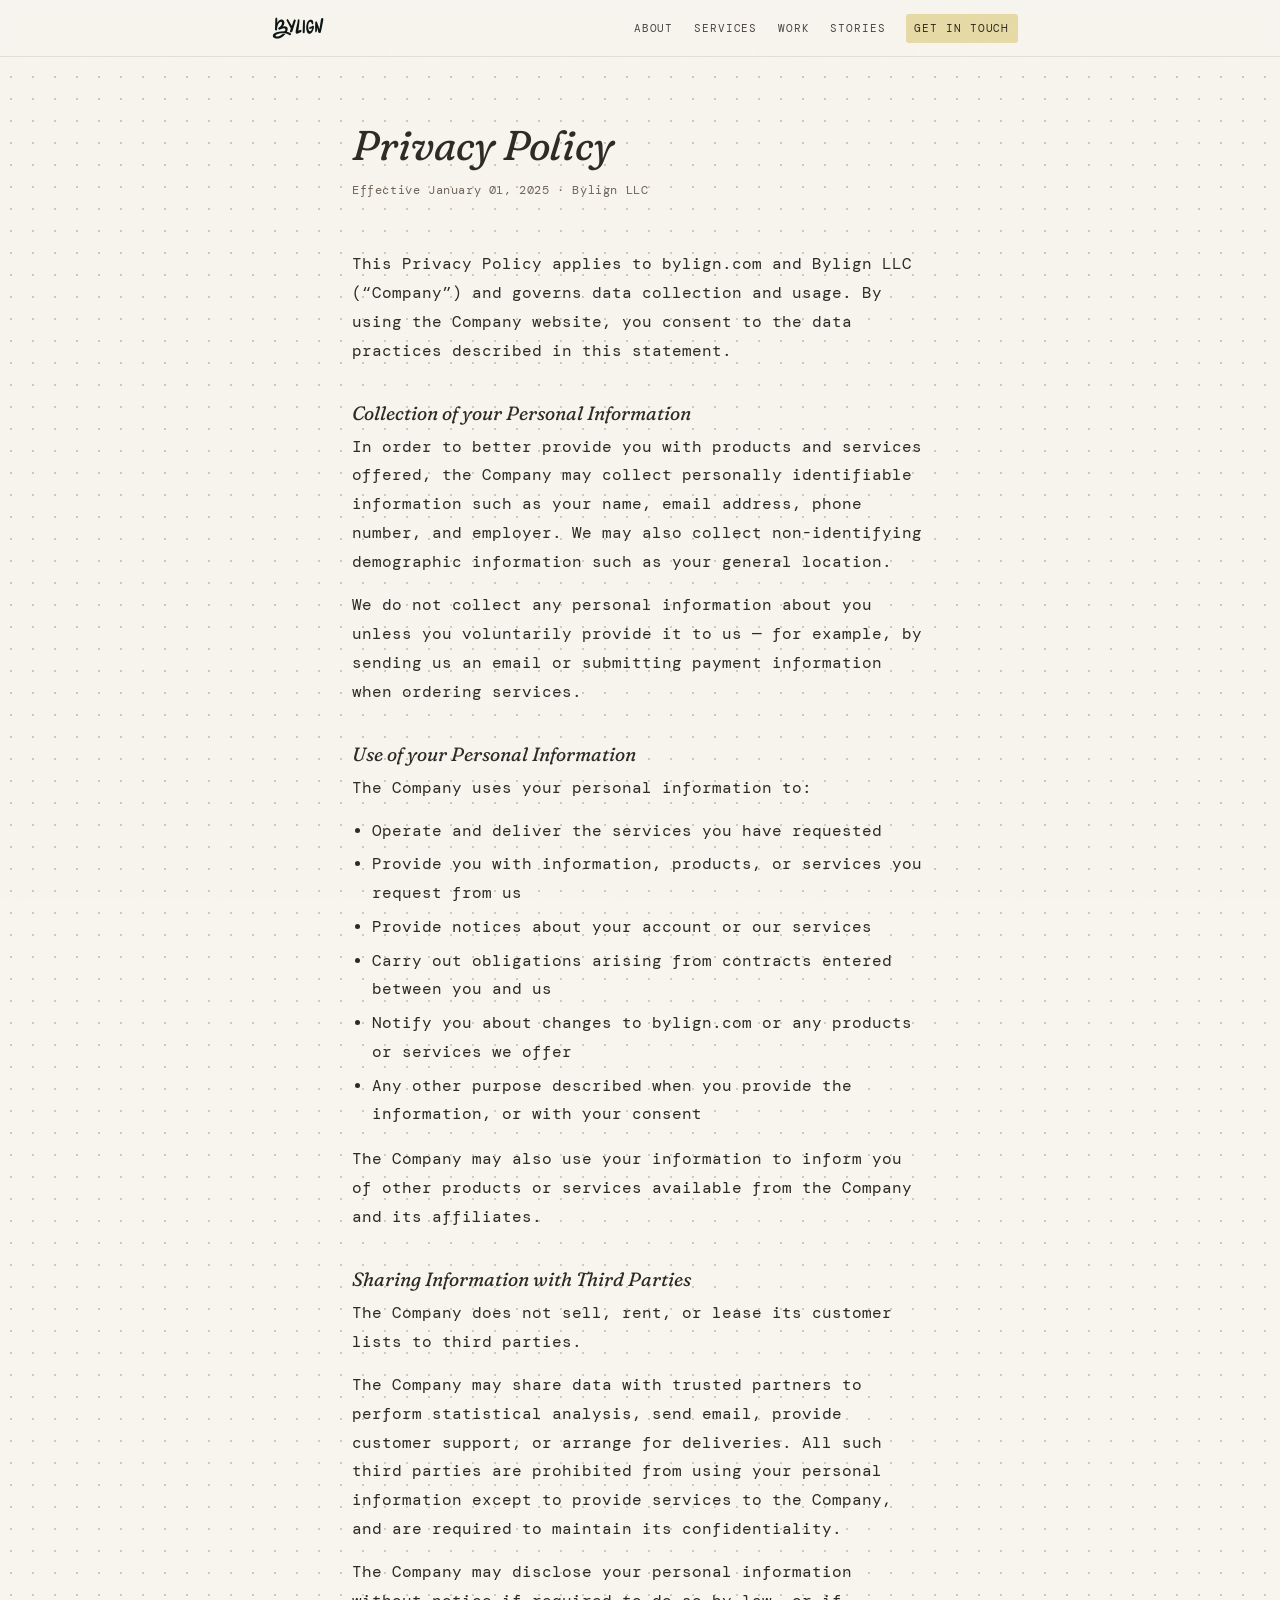
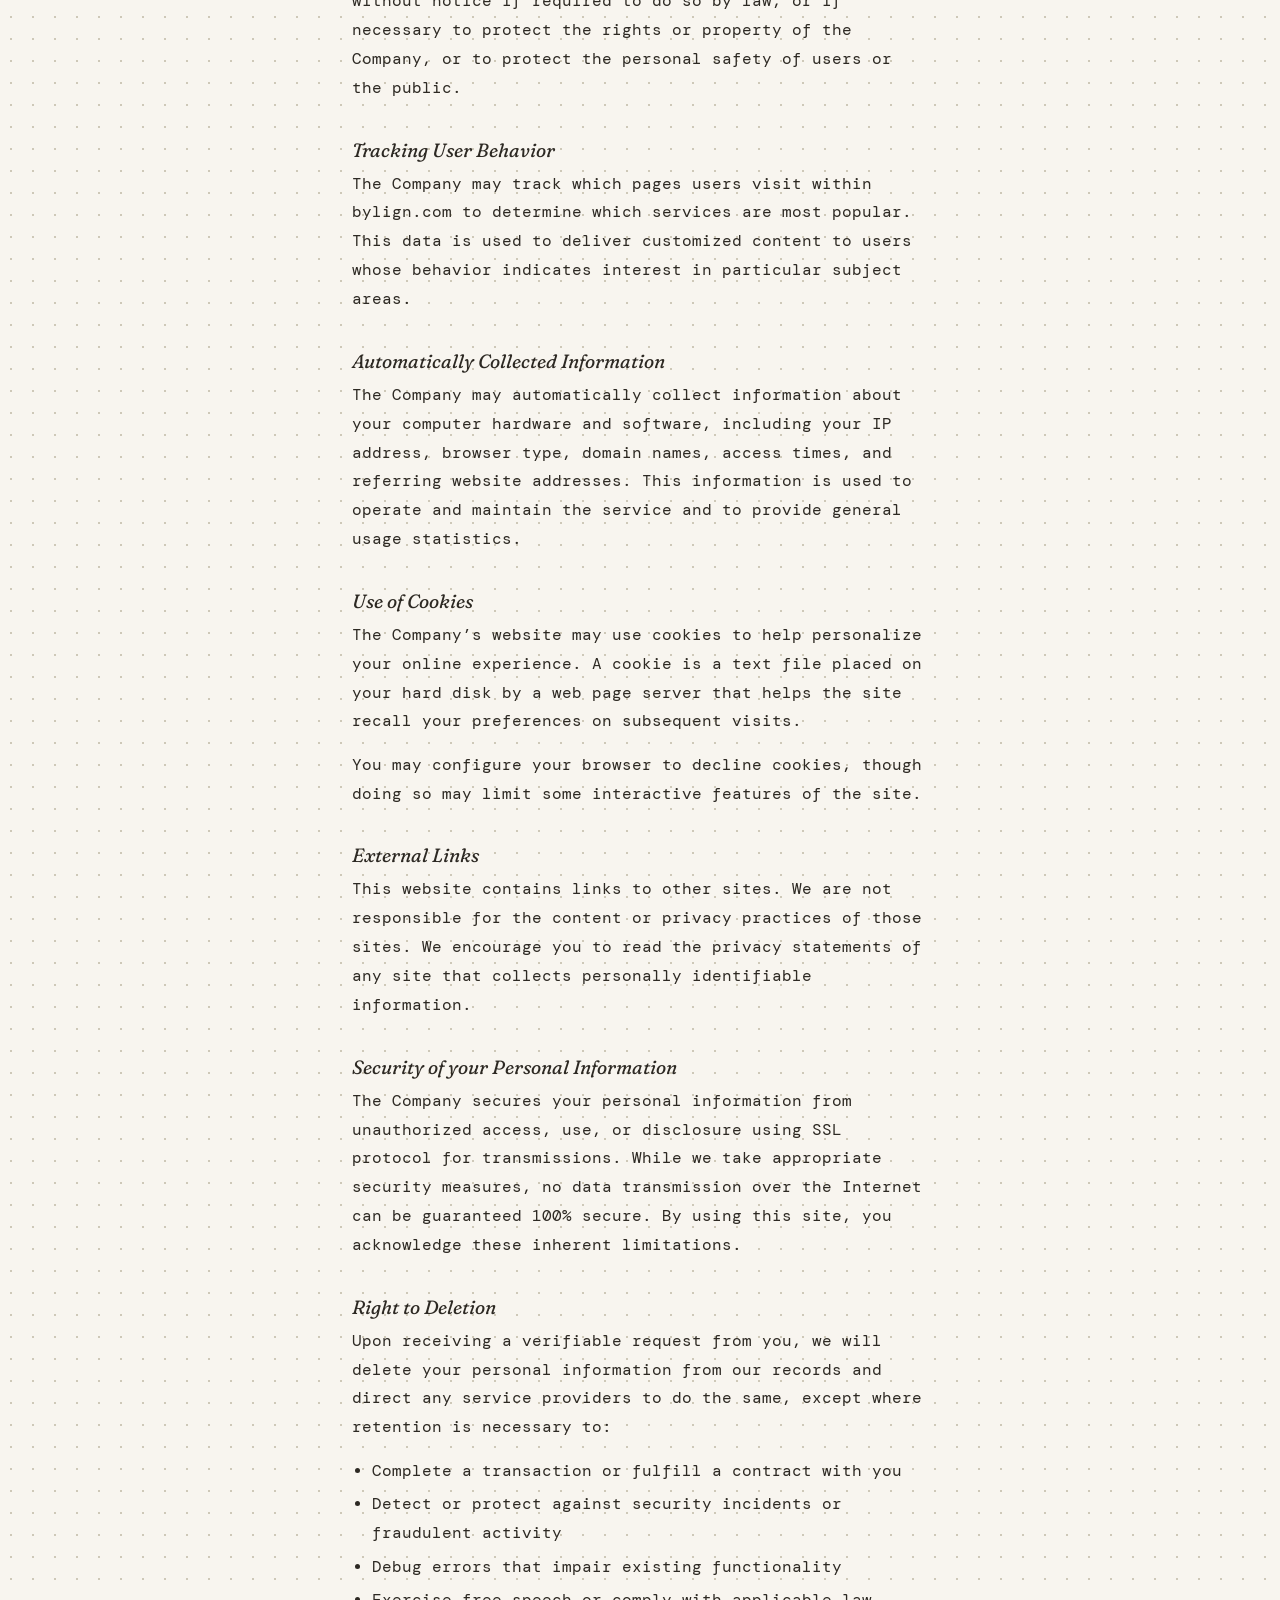
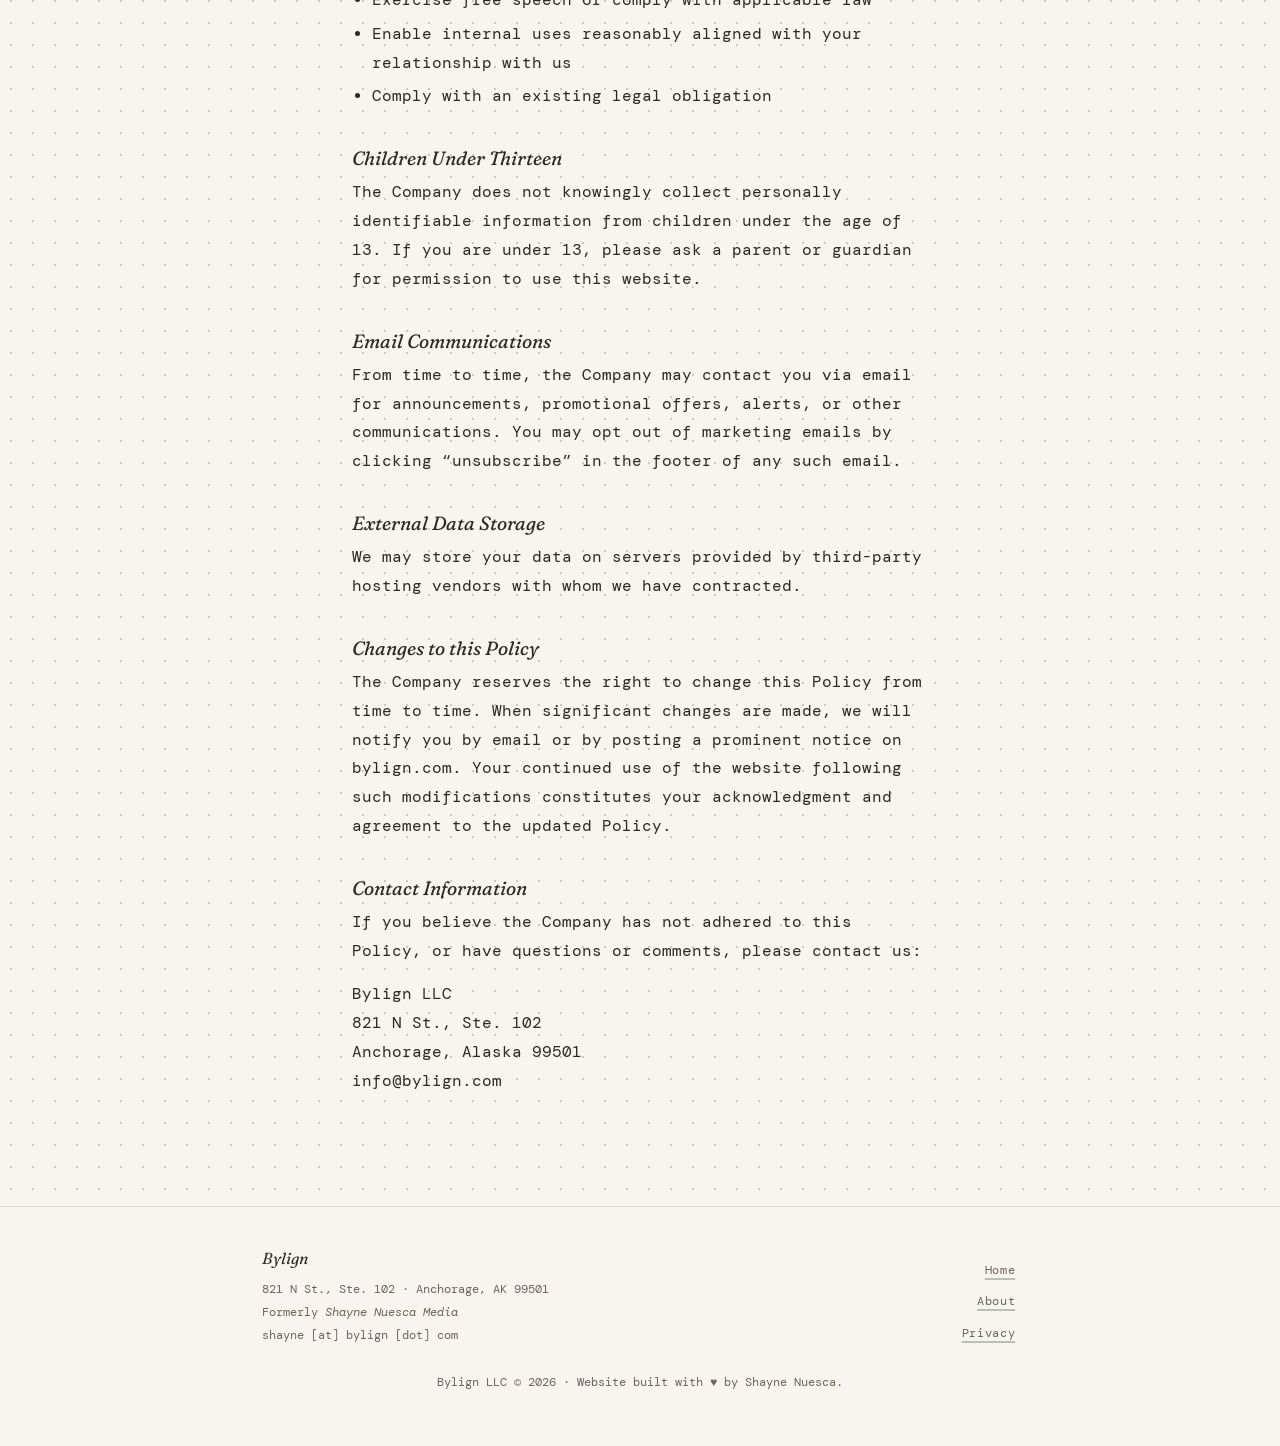
<file: privacy.html>
<!DOCTYPE html>
<html lang="en">
<head>
  <meta charset="UTF-8" />
  <meta name="viewport" content="width=device-width, initial-scale=1.0" />
  <title>Privacy Policy &#x2014; Bylign</title>
  <meta name="description" content="Privacy Policy for Bylign LLC and bylign.com." />
  <!-- Open Graph (social previews) -->
  <meta property="og:title" content="Bylign — Narrative Studio">
  <meta property="og:description" content="Bylign is a narrative studio based in Anchorage, AK helping newsrooms, nonprofits, and independent journalists figure out which stories matter and how to keep telling them well.">
  <meta property="og:image" content="images/og-image.png">
  <meta property="og:url" content="https://bylign.com">
  <meta property="og:type" content="website">

  <!-- Twitter/X card -->
  <meta name="twitter:card" content="summary_large_image">
  <meta name="twitter:title" content="Bylign — Narrative Studio">
  <meta name="twitter:description" content="Bylign is a narrative studio based in Anchorage, AK helping newsrooms, nonprofits, and independent journalists figure out which stories matter and how to keep telling them well.">
  <meta name="twitter:image" content="images/og-image.png">
  
  <link rel="stylesheet" href="style.css" />
    <link rel="icon" type="image/png" href="images/favicon.png">
  <link rel="preconnect" href="https://fonts.googleapis.com" />
  <link rel="preconnect" href="https://fonts.gstatic.com" crossorigin />
</head>
<body>

  <!-- ======== HEADER ======== -->
  <header>
    <div class="header-inner">
      <a href="index.html" class="logo-link" aria-label="Bylign home">
        <div class="logo-slot"><img src="/images/logo.png" alt="Bylign" style="height:28px;width:auto"></div>
      </a>
      <nav aria-label="Main" id="main-nav">
        <a href="index.html#about">About</a>
        <a href="index.html#services">Services</a>
        <a href="index.html#work">Work</a>
        <a href="index.html#rooted">Stories</a>
        <a href="index.html#contact" class="nav-cta">Get in Touch</a>
      </nav>

      <button class="nav-hamburger" id="nav-hamburger" aria-label="Open menu" aria-expanded="false" aria-controls="mobile-menu">
        <span></span><span></span><span></span>
        <span></span><span></span><span></span>
      </button>
    </div>

  <!-- Mobile dropdown menu -->
  <div class="mobile-menu" id="mobile-menu" aria-hidden="true">
    <a href="index.html#about"    class="mobile-link">About</a>
    <a href="index.html#services" class="mobile-link">Services</a>
    <a href="index.html#work"     class="mobile-link">Work</a>
    <a href="index.html#rooted"   class="mobile-link">Stories</a>
    <a href="index.html#contact"  class="mobile-link mobile-link--cta">Get in Touch</a>
  </div>
  </header>


  <main>
    <article class="prose-page">

      <h1>Privacy Policy</h1>
      <span class="prose-meta">Effective January 01, 2025 &#xB7; Bylign LLC</span>

      <p>
        This Privacy Policy applies to bylign.com and Bylign LLC (&#x201C;Company&#x201D;) and governs
        data collection and usage. By using the Company website, you consent to the data
        practices described in this statement.
      </p>

      <h2>Collection of your Personal Information</h2>
      <p>
        In order to better provide you with products and services offered, the Company may
        collect personally identifiable information such as your name, email address, phone
        number, and employer. We may also collect non-identifying demographic information
        such as your general location.
      </p>
      <p>
        We do not collect any personal information about you unless you voluntarily provide
        it to us &#x2014; for example, by sending us an email or submitting payment information
        when ordering services.
      </p>

      <h2>Use of your Personal Information</h2>
      <p>The Company uses your personal information to:</p>
      <ul>
        <li>Operate and deliver the services you have requested</li>
        <li>Provide you with information, products, or services you request from us</li>
        <li>Provide notices about your account or our services</li>
        <li>Carry out obligations arising from contracts entered between you and us</li>
        <li>Notify you about changes to bylign.com or any products or services we offer</li>
        <li>Any other purpose described when you provide the information, or with your consent</li>
      </ul>
      <p>
        The Company may also use your information to inform you of other products or
        services available from the Company and its affiliates.
      </p>

      <h2>Sharing Information with Third Parties</h2>
      <p>
        The Company does not sell, rent, or lease its customer lists to third parties.
      </p>
      <p>
        The Company may share data with trusted partners to perform statistical analysis,
        send email, provide customer support, or arrange for deliveries. All such third
        parties are prohibited from using your personal information except to provide
        services to the Company, and are required to maintain its confidentiality.
      </p>
      <p>
        The Company may disclose your personal information without notice if required to
        do so by law, or if necessary to protect the rights or property of the Company,
        or to protect the personal safety of users or the public.
      </p>

      <h2>Tracking User Behavior</h2>
      <p>
        The Company may track which pages users visit within bylign.com to determine which
        services are most popular. This data is used to deliver customized content to users
        whose behavior indicates interest in particular subject areas.
      </p>

      <h2>Automatically Collected Information</h2>
      <p>
        The Company may automatically collect information about your computer hardware and
        software, including your IP address, browser type, domain names, access times, and
        referring website addresses. This information is used to operate and maintain the
        service and to provide general usage statistics.
      </p>

      <h2>Use of Cookies</h2>
      <p>
        The Company&#x2019;s website may use cookies to help personalize your online experience.
        A cookie is a text file placed on your hard disk by a web page server that helps
        the site recall your preferences on subsequent visits.
      </p>
      <p>
        You may configure your browser to decline cookies, though doing so may limit some
        interactive features of the site.
      </p>

      <h2>External Links</h2>
      <p>
        This website contains links to other sites. We are not responsible for the content
        or privacy practices of those sites. We encourage you to read the privacy statements
        of any site that collects personally identifiable information.
      </p>

      <h2>Security of your Personal Information</h2>
      <p>
        The Company secures your personal information from unauthorized access, use, or
        disclosure using SSL protocol for transmissions. While we take appropriate security
        measures, no data transmission over the Internet can be guaranteed 100% secure.
        By using this site, you acknowledge these inherent limitations.
      </p>

      <h2>Right to Deletion</h2>
      <p>
        Upon receiving a verifiable request from you, we will delete your personal
        information from our records and direct any service providers to do the same,
        except where retention is necessary to:
      </p>
      <ul>
        <li>Complete a transaction or fulfill a contract with you</li>
        <li>Detect or protect against security incidents or fraudulent activity</li>
        <li>Debug errors that impair existing functionality</li>
        <li>Exercise free speech or comply with applicable law</li>
        <li>Enable internal uses reasonably aligned with your relationship with us</li>
        <li>Comply with an existing legal obligation</li>
      </ul>

      <h2>Children Under Thirteen</h2>
      <p>
        The Company does not knowingly collect personally identifiable information from
        children under the age of 13. If you are under 13, please ask a parent or guardian
        for permission to use this website.
      </p>

      <h2>Email Communications</h2>
      <p>
        From time to time, the Company may contact you via email for announcements,
        promotional offers, alerts, or other communications. You may opt out of marketing
        emails by clicking &#x201C;unsubscribe&#x201D; in the footer of any such email.
      </p>

      <h2>External Data Storage</h2>
      <p>
        We may store your data on servers provided by third-party hosting vendors with
        whom we have contracted.
      </p>

      <h2>Changes to this Policy</h2>
      <p>
        The Company reserves the right to change this Policy from time to time. When
        significant changes are made, we will notify you by email or by posting a prominent
        notice on bylign.com. Your continued use of the website following such modifications
        constitutes your acknowledgment and agreement to the updated Policy.
      </p>

      <h2>Contact Information</h2>
      <p>
        If you believe the Company has not adhered to this Policy, or have questions or
        comments, please contact us:
      </p>
      <p>
        Bylign LLC<br>
        821 N St., Ste. 102<br>
        Anchorage, Alaska 99501<br>
        info@bylign.com
      </p>

    </article>
  </main>

  <!-- ======== FOOTER ======== -->
  <footer>
    <div class="container">
      <div class="footer-inner">

        <div>
          <div class="footer-brand">Bylign</div>
          <div class="footer-meta">
            821 N St., Ste. 102 &#xB7; Anchorage, AK 99501<br>
            Formerly <em>Shayne Nuesca Media</em><br>
            shayne [at] bylign [dot] com
          </div>
        </div>

        <div class="footer-links">
          <a href="index.html">Home</a>
          <a href="index.html#about">About</a>
          <a href="privacy.html">Privacy</a>
        </div>

      </div>

      <p class="footer-copy">
        Bylign LLC &#xA9; <span id="year"></span> &#xB7; Website built with &#x2665; by Shayne Nuesca.
      </p>
    </div>
  </footer>


  <script src="main.js"></script>

</body>
</html>
</file>
<file: style.css>
/* ============================================
   BYLIGN — style.css
   Dot-journal aesthetic · Fraunces + DM Mono
   Soft earthy pastels: oat · sage · blush · butter
   ============================================ */

@import url('https://fonts.googleapis.com/css2?family=Fraunces:ital,opsz,wght@0,9..144,300;0,9..144,400;1,9..144,300;1,9..144,400;1,9..144,500&family=DM+Mono:ital,wght@0,300;0,400;1,300&display=swap');

/* ---- Design tokens ---- */
:root {
  --paper:        #f8f5ef;
  --page:         #faf8f2;
  --oat:          #ede8db;
  --dot-color:    #cec8b8;

  --ink:          #2d2923;
  --ink-soft:     #4a4440;
  --ink-faint:    #6e6459;

  --sage:         #b4c3b0;
  --sage-lt:      #dbe5d8;
  --blush:        #e7c8c3;
  --blush-lt:     #f2e3e0;
  --butter:       #e6daa6;
  --butter-lt:    #f5f0d3;
  --lavender-lt:  #e4dff0;
  --mint-lt:      #ddeee8;

  --mark-yellow:  rgba(230,218,166,0.62);
  --mark-sage:    rgba(180,195,176,0.48);
  --mark-blush:   rgba(231,200,195,0.58);
  --mark-purple:  rgb(157, 142, 200,0.35);

  --hover-sage:   rgba(219,229,216,0.72);
  --hover-blush:  rgba(242,227,224,0.72);
  --hover-butter: rgba(245,240,211,0.72);

  --serif: 'Fraunces', Georgia, serif;
  --mono:  'DM Mono', 'Courier New', monospace;

  --max-w:    820px;
  --dot-gap:  22px;
  --dot-r:    1px;
}

/* ---- Reset ---- */
*, *::before, *::after { box-sizing: border-box; margin: 0; padding: 0; }
html { font-size: 16px; scroll-behavior: smooth; }

/* ---- Dot grid: fixed behind everything via html::before ---- */
html {
  background-color: var(--paper);
  position: relative;
  min-height: 100%;
}

html::before {
  content: '';
  position: absolute;
  inset: 0;
  z-index: 0;
  pointer-events: none;
  background-image: radial-gradient(
    circle,
    var(--dot-color) var(--dot-r),
    transparent var(--dot-r)
  );
  background-size: var(--dot-gap) var(--dot-gap);
  background-color: var(--paper);
}

/* ---- Body: transparent so dots show through ---- */
body {
  background: transparent;
  color: var(--ink);
  font-family: var(--mono);
  font-weight: 400;
  line-height: 1.9;
  min-height: 100vh;
  position: relative;
  z-index: 1;
}

/* Paper grain overlay */
body::after {
  content: '';
  position: fixed;
  inset: 0;
  pointer-events: none;
  z-index: 9999;
  background-image: url("data:image/svg+xml,%3Csvg xmlns='http://www.w3.org/2000/svg' width='200' height='200'%3E%3Cfilter id='n'%3E%3CfeTurbulence type='fractalNoise' baseFrequency='0.75' numOctaves='4' stitchTiles='stitch'/%3E%3CfeColorMatrix type='saturate' values='0'/%3E%3C/filter%3E%3Crect width='200' height='200' filter='url(%23n)' opacity='0.022'/%3E%3C/svg%3E");
}

/* ---- All sections/containers: transparent background ---- */
section,
main,
.page-header,
.cs-list,
.prose-page {
  background: transparent;
}

img { max-width: 100%; display: block; }
p   { margin-bottom: 1rem; }

/* ---- Links ---- */
a {
  color: var(--ink);
  text-decoration: underline;
  text-underline-offset: 4px;
  text-decoration-thickness: 1.5px;
  text-decoration-color: var(--sage);
  padding: 0.1rem 0.25rem;
  margin: 0 -0.25rem;
  border-radius: 2px;
  padding: 0 2px;
  margin: 0 -2px;
  transition: background 0.15s, color 0.15s;
}
a:hover { background: var(--hover-sage); color: var(--ink); }
a.hover-blush:hover  { background: var(--hover-blush); }
a.hover-butter:hover { background: var(--hover-sage); text-decoration-color: var(--ink); }

/* Shared non-nav CTA link style */
.cta-link {
  text-decoration: underline;
  text-underline-offset: 4px;
  text-decoration-thickness: 1.5px;
  text-decoration-color: var(--sage);
  padding: 0.1rem 0.25rem;
  margin: 0 -0.25rem;
  transition: background 0.15s, text-decoration-color 0.15s;
}
.cta-link:hover { background: var(--hover-sage); text-decoration-color: var(--ink); }

/* ---- Typography ---- */
h1, h2, h3 {
  font-family: var(--serif);
  font-weight: 400;
  line-height: 1.2;
  color: var(--ink);
  font-variation-settings: 'SOFT' 80, 'WONK' 1;
}

h1 { font-size: clamp(2.4rem, 7vw, 4rem); font-style: italic; }
h2 { font-size: clamp(1.5rem, 3.5vw, 2.2rem); }
h3 { font-size: clamp(1.05rem, 2vw, 1.2rem); font-style: italic; font-weight: 400; }

.soft  { color: var(--ink-soft); }
.faint { color: var(--ink-faint); }

mark, .hl   { background: var(--mark-yellow); padding: 0 3px; border-radius: 1px; color: var(--ink); font-style: normal; }
.hl-sage    { background: var(--mark-sage);   padding: 0 3px; border-radius: 1px; color: var(--ink); }
.hl-blush   { background: var(--mark-blush);  padding: 0 3px; border-radius: 1px; color: var(--ink); }
.hl-purple { background: var(--mark-purple);  padding: 0 3px; border-radius: 1px; color: var(--ink); }.

.editorial {
  text-decoration: underline wavy var(--sage);
  text-decoration-thickness: 1.5px;
  text-underline-offset: 4px;
}

.margin-note {
  font-family: var(--mono);
  font-size: 0.82rem;
  font-style: italic;
  color: var(--ink-soft);
  line-height: 1.4;
  display: block;
  margin-bottom: 0.75rem;
}

.section-label {
  font-family: var(--mono);
  font-size: 0.8rem;
  letter-spacing: 0.12em;
  text-transform: uppercase;
  color: var(--ink-soft);
  display: block;
  margin-bottom: 1.75rem;
}

.sub-label {
  font-family: var(--mono);
  font-size: 0.75rem;
  letter-spacing: 0.1em;
  text-transform: uppercase;
  color: var(--ink-soft);
  display: block;
  margin-top: 1.25rem;
  margin-bottom: 0.5rem;
}

/* ---- Layout ---- */
.container {
  max-width: var(--max-w);
  margin: 0 auto;
  padding: 0 2rem;
}

section { padding: 4rem 0; }

/* ---- Header ---- */
header {
  position: sticky;
  top: 0;
  z-index: 100;
  background: rgba(248, 245, 239, 0.88);
  backdrop-filter: blur(8px);
  -webkit-backdrop-filter: blur(8px);
  border-bottom: 1px solid rgba(206,200,184,0.5);
}

.header-inner {
  max-width: var(--max-w);
  margin: 0 auto;
  padding: 0.85rem 2rem;
  display: flex;
  align-items: center;
  justify-content: space-between;
  gap: 1rem;
}

.logo-link {
  display: flex;
  align-items: center;
  text-decoration: none;
  color: var(--ink);
  padding: 0;
  margin: 0;
  background: none !important;
}
.logo-link:hover { background: none !important; }

/* Swap .logo-slot for: <img src="images/logo.png" alt="Bylign" style="height:28px;width:auto"> */
.logo-slot {
  height: 28px;
  min-width: 56px;
  width: auto;
  border-radius: 2px;
  display: flex;
  align-items: center;
  justify-content: center;
  font-size: 0.5rem;
  color: var(--ink-faint);
  font-family: var(--mono);
  padding: 0 0.5rem;
}

nav {
  display: flex;
  align-items: center;
  gap: 0.2rem;
  position: relative;
}

nav a {
  text-decoration: none;
  font-family: var(--mono);
  font-size: 0.7rem;
  letter-spacing: 0.08em;
  text-transform: uppercase;
  color: var(--ink-soft);
  padding: 0.25rem 0.55rem;
  border-radius: 3px;
  margin: 0;
  transition: background 0.15s, color 0.15s;
}
nav a:hover { background: var(--hover-sage); color: var(--ink); }

/* Active nav */
nav a.active { color: var(--ink); }
nav a { position: relative; }

nav a.nav-cta {
  color: var(--ink);
  margin-left: 0.5rem;
  background: var(--butter);
  border: none;
  position: relative;
  transition: background 0.15s, color 0.15s;
}
nav a.nav-cta:hover { background: var(--sage-lt); color: var(--ink); }

/* CTA sparkle animation */
.nav-cta-wrap {
  position: relative;
  display: inline-flex;
  align-items: center;
  margin-left: 0.5rem;
}

.nav-cta-wrap a.nav-cta {
  margin-left: 0;
}

/* CTA sparks */
.cta-spark {
  position: absolute;
  width: 5px;
  height: 5px;
  border-radius: 50%;
  opacity: 0;
  pointer-events: none;
  top: 50%;
  left: 50%;
}
.nav-cta-wrap.animate .cta-spark { animation: spark-fly 0.7s ease-out forwards; }

.cta-spark-1 { background: var(--sage);   --sx: -14px; --sy: -10px; animation-delay: 0.05s !important; }
.cta-spark-2 { background: var(--butter); --sx:  13px; --sy: -12px; animation-delay: 0.10s !important; }
.cta-spark-3 { background: var(--blush);  --sx:  15px; --sy:   7px; animation-delay: 0.07s !important; }
.cta-spark-4 { background: var(--sage);   --sx:  -7px; --sy:  12px; animation-delay: 0.13s !important; }
.cta-spark-5 { background: var(--butter); --sx: -15px; --sy:   4px; animation-delay: 0.03s !important; }
.cta-spark-6 { background: var(--blush);  --sx:   4px; --sy:  13px; animation-delay: 0.09s !important; }

/* ---- Nav sliding underline indicator ---- */
.nav-indicator {
  position: absolute;
  bottom: -1px;
  height: 2px;
  background: linear-gradient(to right, var(--sage), var(--butter));
  border-radius: 2px;
  pointer-events: none;
  transition: left 0.3s cubic-bezier(0.4, 0, 0.2, 1),
              width 0.3s cubic-bezier(0.4, 0, 0.2, 1),
              opacity 0.2s;
  opacity: 0;
}
.nav-indicator.visible { opacity: 1; }


/* ---- Section pill ---- */
.section-pill {
  position: fixed;
  top: 54px;
  left: 50%;
  transform: translateX(-50%) translateY(-6px);
  background: var(--oat);
  border: 1px solid rgba(206,200,184,0.65);
  font-family: var(--mono);
  font-size: 0.6rem;
  letter-spacing: 0.1em;
  text-transform: uppercase;
  color: var(--ink-faint);
  padding: 0.18rem 0.6rem;
  border-radius: 20px;
  opacity: 0;
  transition: opacity 0.25s, transform 0.25s;
  pointer-events: none;
  z-index: 99;
  white-space: nowrap;
}
.section-pill.visible {
  opacity: 1;
  transform: translateX(-50%) translateY(0);
}

/* ---- Email circle animation ---- */
.email-wrap {
  position: relative;
  display: inline-block;
}

.circle-svg {
  position: absolute;
  top: 50%;
  left: 50%;
  transform: translate(-50%, -50%);
  width: calc(100% + 16px);
  height: calc(100% + 14px);
  pointer-events: none;
  overflow: visible;
}

.circle-path {
  fill: none;
  stroke: var(--sage);
  stroke-width: 1.8;
  stroke-linecap: round;
  stroke-dasharray: 1000;
  stroke-dashoffset: 1000;
}

.email-wrap.animate .circle-path {
  animation: draw-circle 0.85s cubic-bezier(0.4, 0, 0.2, 1) 0.15s forwards;
}

@keyframes draw-circle {
  to { stroke-dashoffset: 0; }
}

/* Email sparks */
.spark {
  position: absolute;
  width: 5px;
  height: 5px;
  border-radius: 50%;
  opacity: 0;
  pointer-events: none;
  transform: scale(0);
}

.email-wrap.animate .spark { animation: spark-fly 0.65s ease-out forwards; }

.spark-1 { background: var(--sage);   top: -6px;  right: -4px;  --sx: 6px;  --sy: -8px;  animation-delay: 0.88s !important; }
.spark-2 { background: var(--butter); bottom: -6px; left: -4px; --sx: -6px; --sy: 8px;   animation-delay: 0.96s !important; }
.spark-3 { background: var(--blush);  top: -5px;  left: 35%;    --sx: 0px;  --sy: -9px;  animation-delay: 1.0s  !important; }
.spark-4 { background: var(--sage);   bottom: -5px; right: 25%; --sx: 4px;  --sy: 8px;   animation-delay: 0.92s !important; }



/* ---- Hero ---- */
#hero {
  padding: 5.5rem 0 5rem;
  position: relative;
  overflow: hidden;
}

#hero::before {
  content: 'BYLIGN';
  position: absolute;
  right: -1rem;
  bottom: -1.5rem;
  font-family: var(--serif);
  font-style: italic;
  font-size: clamp(5rem, 18vw, 13rem);
  font-weight: 300;
  color: rgba(237,232,219,0.7);
  line-height: 1;
  user-select: none;
  pointer-events: none;
  letter-spacing: -0.02em;
}

.hero-kicker {
  font-family: var(--mono);
  font-size: 0.67rem;
  letter-spacing: 0.13em;
  text-transform: uppercase;
  color: var(--ink-faint);
  margin-bottom: 1.2rem;
}

.draft-stamp {
  display: inline-block;
  border: 1.5px solid var(--blush);
  color: var(--ink-faint);
  font-family: var(--mono);
  font-size: 0.57rem;
  letter-spacing: 0.16em;
  text-transform: uppercase;
  padding: 0.2rem 0.6rem;
  border-radius: 2px;
  transform: rotate(-1.5deg);
  margin-bottom: 1.5rem;
}

.hero-headline { max-width: 600px; margin-bottom: 1.75rem; }
.hero-body {
  max-width: 500px;
  font-size: 1.05rem;
  color: var(--ink);
  margin-bottom: 2.25rem;
}

.hero-cta {
  font-family: var(--mono);
  font-size: 1rem;
  letter-spacing: 0.06em;
  color: var(--ink);
  text-decoration: underline;
  text-underline-offset: 4px;
  text-decoration-thickness: 1.5px;
  text-decoration-color: var(--sage);
  padding: 0.1rem 0.25rem;
  background: none;
  transition: background 0.15s, text-decoration-color 0.15s;
}
.hero-cta:hover { background: var(--hover-sage); text-decoration-color: var(--ink); }

/* ---- About ---- */
.about-grid {
  display: grid;
  grid-template-columns: 175px 1fr;
  gap: 2.5rem;
  align-items: start;
}

.about-photo-wrap { display: flex; flex-direction: column; gap: 0.4rem; filter: drop-shadow(4px 4px 0 #e7c8c3); }

.about-photo {
  width: 100%;
  aspect-ratio: 1/1;
  background: var(--blush-lt);
  display: flex; align-items: center; justify-content: center;
  font-size: 0.6rem; color: var(--ink-faint); font-family: var(--mono);
  text-align: center; padding: 0; overflow: hidden;
  border-radius: 50%;

}
.about-photo img { width: 100%; height: 100%; object-fit: cover; }

.about-caption {
  font-family: var(--mono);
  font-size: 0.6rem;
  font-style: italic;
  color: var(--ink-faint);
  text-align: center;
  display: block;
}

.about-content h2 { margin-bottom: 1rem; }

.tag-row { display: flex; flex-wrap: wrap; gap: 0.3rem; margin-top: 0.4rem; }

.cred {
  font-family: var(--mono);
  font-size: 0.6rem;
  letter-spacing: 0.04em;
  color: var(--ink-soft);
  background: rgba(237,232,219,0.8);
  padding: 0.2rem 0.5rem;
  border-radius: 2px;
}
.cred.award { background: rgba(245,240,211,0.9); }

/* ---- Services ---- */
.svc-grid {
  display: grid;
  grid-template-columns: repeat(2, 1fr);
  gap: 1.5rem;
}

.svc-card {
  position: relative;
  border-radius: 2px;
  padding: 1.5rem 1.5rem 1.6rem;
  box-shadow: 2px 2px 0 rgba(45,41,35,0.05), 0 6px 20px rgba(45,41,35,0.08);
  transition: transform 0.2s, box-shadow 0.2s;
}
.svc-card:hover { box-shadow: 2px 2px 0 rgba(45,41,35,0.07), 0 10px 28px rgba(45,41,35,0.11); }

/* Washi tape strip */
.svc-card::before {
  content: '';
  position: absolute;
  top: -9px; left: 50%; transform: translateX(-50%);
  width: 56px; height: 18px;
  border-radius: 2px;
  opacity: 0.72;
}

/* Per-card colors + rotation */
.svc-card--sage     { background: #f5f2e7; transform: rotate(-0.6deg); }
.svc-card--sage::before   { background: var(--sage); }
.svc-card--sage:hover     { transform: rotate(-0.6deg) translateY(-2px); }

.svc-card--butter   { background: #faf5e4; transform: rotate(0.5deg); }
.svc-card--butter::before { background: var(--butter); }
.svc-card--butter:hover   { transform: rotate(0.5deg) translateY(-2px); }

.svc-card--blush    { background: #fdf0ed; transform: rotate(0.4deg); }
.svc-card--blush::before  { background: var(--blush); }
.svc-card--blush:hover    { transform: rotate(0.4deg) translateY(-2px); }

.svc-card--lavender { background: #f2f0f8; transform: rotate(-0.5deg); }
.svc-card--lavender::before { background: var(--lavender-lt); }
.svc-card--lavender:hover   { transform: rotate(-0.5deg) translateY(-2px); }

.svc-stamp-row {
  display: flex;
  align-items: center;
  gap: 0.7rem;
  margin-bottom: 0.75rem;
}

.svc-stamp {
  width: 38px; height: 38px;
  border-radius: 3px;
  flex-shrink: 0;
  display: flex; align-items: center; justify-content: center;
  border-width: 1.5px; border-style: solid;
}
.svc-card--sage     .svc-stamp { background: rgba(180,195,176,0.2);  border-color: var(--sage); }
.svc-card--butter   .svc-stamp { background: rgba(230,218,166,0.25); border-color: var(--butter); }
.svc-card--blush    .svc-stamp { background: rgba(231,200,195,0.25); border-color: var(--blush); }
.svc-card--lavender .svc-stamp { background: rgba(196,184,216,0.25); border-color: #c4b8d8; }

.svc-tag {
  font-family: var(--mono);
  font-size: 0.6rem;
  letter-spacing: 0.1em;
  text-transform: uppercase;
  color: var(--ink-soft);
}

.svc-card h3 { margin-bottom: 0.45rem; font-size: clamp(0.95rem, 2vw, 1.05rem); }
.svc-card p  { font-size: 0.85rem; color: var(--ink); margin-bottom: 0; line-height: 1.8; }

@media (max-width: 580px) {
  .svc-grid { grid-template-columns: 1fr; }
}

/* ---- Work grid ---- */
.work-grid {
  display: grid;
  grid-template-columns: repeat(auto-fill, minmax(215px, 1fr));
  gap: 1.2rem;
}

.work-card {
  background: #faf8f2;
  border-radius: 3px;
  overflow: hidden;
  text-decoration: none;
  color: var(--ink);
  display: block;
  transition: transform 0.2s, box-shadow 0.2s;
  padding: 0;
  margin: 0;
  box-shadow: 0 2px 8px rgba(45,41,35,0.06);
}
.work-card:hover {
  transform: translateY(-3px);
  box-shadow: 0 8px 24px rgba(45,41,35,0.1);
}

.wc-img {
  width: 100%; aspect-ratio: 3/2;
  background: var(--sage-lt);
  display: flex; align-items: center; justify-content: center;
  font-size: 0.58rem; color: var(--ink-faint); font-family: var(--mono);
  overflow: hidden;
}
.wc-img img { width: 100%; height: 100%; object-fit: cover; }

.wc-body { padding: 0.85rem; }
.wc-type { font-size: 0.65rem; letter-spacing: 0.08em; text-transform: uppercase; color: var(--ink-faint); display: block; margin-bottom: 0.2rem; }
.wc-body h3 { font-size: 1rem; font-style: normal; font-family: var(--serif); margin-bottom: 0.2rem; }
.wc-body p  { font-size: 0.875rem; color: var(--ink-soft); margin-bottom: 0; }

/* ---- Post-it collage contact block ---- */
#contact { padding: 5rem 0 6rem; }

.postit-scene {
  position: relative;
  display: flex;
  justify-content: center;
  align-items: center;
  min-height: 340px;
}

.postit {
  position: relative;
  z-index: 2;
  background: var(--butter-lt);
  width: 520px;
  padding: 2.5rem 2.5rem 3rem 2.5rem;
  border-radius: 2px;
  transform: rotate(0.5deg);
  box-shadow:
    2px 2px 0 var(--butter),
    4px 4px 0 rgba(0,0,0,0.04),
    0 10px 36px rgba(45,41,35,0.1);
  transition: transform 0.25s, box-shadow 0.25s;
}

.postit-label {
  font-family: var(--mono);
  font-size: 0.8rem;
  letter-spacing: 0.12em;
  text-transform: uppercase;
  color: var(--ink-soft);
  display: block;
  margin-bottom: 0.75rem;
}

.email-cta {
  font-family: var(--serif);
  font-style: italic;
  font-size: clamp(1rem, 2.5vw, 1.35rem);
  color: var(--ink);
  text-decoration: underline;
  text-underline-offset: 5px;
  text-decoration-color: var(--sage);
  text-decoration-thickness: 1.5px;
  display: inline-block;
  padding: 0.1rem 0.25rem;
  margin: 0 -0.25rem;
  background: none;
  transition: background 0.15s, text-decoration-color 0.15s;
  border-radius: 2px;
}
.email-cta:hover {
  background: var(--hover-sage);
  text-decoration-color: var(--sage); }

/* ---- Footer ---- */
footer {
  padding: 2.25rem 0;
  border-top: 1px solid rgba(206,200,184,0.6);
  background: rgba(248,245,239,0.75);
  backdrop-filter: blur(4px);
}

.footer-inner {
  display: flex;
  justify-content: space-between;
  align-items: flex-end;
  flex-wrap: wrap;
  gap: 1.25rem;
}

.footer-brand { font-family: var(--serif); font-style: italic; font-size: 1rem; color: var(--ink); margin-bottom: 0.3rem; }

.footer-meta { font-size: 0.78rem; color: var(--ink-faint); font-family: var(--mono); line-height: 1.85; }
.footer-meta a { color: var(--ink-faint); }
.footer-meta a:hover { background: var(--hover-sage); color: var(--ink); }

.footer-links { display: flex; flex-direction: column; align-items: flex-end; gap: 0.3rem; }
.footer-links a { font-family: var(--mono); font-size: 0.78rem; letter-spacing: 0.05em; color: var(--ink-faint); padding: 0.1rem 0.3rem; }
.footer-links a:hover { background: var(--hover-sage); color: var(--ink); }

.footer-copy { margin-top: 1.5rem; font-family: var(--mono); font-size: 0.75rem; color: var(--ink-faint); text-align: center; }

/* ---- Case Studies ---- */
.page-header { padding: 4rem 0 3rem; }
.page-eyebrow { font-family: var(--mono); font-size: 0.8rem; letter-spacing: 0.12em; text-transform: uppercase; color: var(--ink-soft); display: block; margin-bottom: 0.75rem; }

.cs-list { padding: 3rem 0; }

.cs-entry {
  display: grid;
  grid-template-columns: 165px 1fr;
  gap: 2.5rem;
  padding: 3rem 0;
  align-items: start;
}
.cs-entry + .cs-entry { border-top: 1px dotted var(--dot-color); }

.cs-img {
  width: 100%; aspect-ratio: 1;
  background: var(--sage-lt);
  border-radius: 2px;
  display: flex; align-items: center; justify-content: center;
  font-size: 0.58rem; color: var(--ink-faint); font-family: var(--mono);
  overflow: hidden; text-align: center; padding: 0;
  box-shadow: 3px 3px 0 #cec8b8;
}

.cs-img img { width: 100%; height: 100%; object-fit: cover; }

.cs-tags { display: flex; flex-wrap: wrap; gap: 0.3rem; margin-bottom: 0.75rem; }
.cs-tag { font-family: var(--mono); font-size: 0.65rem; letter-spacing: 0.07em; text-transform: uppercase; background: rgba(245,240,211,0.8); color: var(--ink-soft); padding: 0.15rem 0.45rem; border-radius: 2px; }

.cs-lede { font-family: var(--serif); font-style: italic; font-size: 1.05rem; color: var(--ink-soft); margin-bottom: 0.75rem; }
.cs-body p { font-size: 0.975rem; }
.cs-outcome { margin-top: 1rem; padding: 0.65rem 0.85rem; background: rgba(245,240,211,0.65); border-radius: 2px; font-size: 0.9rem; }
.cs-outcome strong { display: block; font-family: var(--mono); font-size: 0.65rem; letter-spacing: 0.08em; text-transform: uppercase; color: var(--ink-faint); margin-bottom: 0.3rem; font-weight: 400; }

/* ---- Privacy prose ---- */
.prose-page { max-width: 640px; padding: 4rem 2rem 6rem; margin: 0 auto; }
.prose-page h1 { font-size: clamp(1.8rem, 4vw, 2.6rem); margin-bottom: 0.5rem; }
.prose-page .prose-meta { font-size: 0.75rem; color: var(--ink-faint); font-family: var(--mono); letter-spacing: 0.05em; margin-bottom: 3rem; display: block; }
.prose-page h2 { font-family: var(--serif); font-style: italic; font-size: 1.2rem; margin-top: 2.25rem; margin-bottom: 0.5rem; }
.prose-page p, .prose-page li { font-size: 0.975rem; color: var(--ink); line-height: 1.85; }
.prose-page ul { padding-left: 1.25rem; margin-bottom: 1rem; }
.prose-page li { margin-bottom: 0.3rem; }
.prose-page p  { margin-bottom: 0.9rem; }

/* ---- Section dividers: hand-drawn wavy SVG ---- */
.section-band {
  position: relative;
}

.section-band::before {
  content: '';
  position: absolute;
  top: -14px;
  left: 50%;
  transform: translateX(-50%);
  width: min(700px, calc(100% - 2rem));
  height: 28px;
  background-repeat: no-repeat;
  background-size: 100% 28px;
  pointer-events: none;
}

/* About — sage */
#about.section-band::before {
  background-image: url("data:image/svg+xml,%3Csvg xmlns='http://www.w3.org/2000/svg' viewBox='0 0 700 28' preserveAspectRatio='none'%3E%3Cpath d='M4,14 C18,5 34,22 52,13 C68,5 80,20 100,12 C118,5 132,21 152,13 C170,6 184,20 204,12 C222,5 238,21 258,13 C276,6 290,20 310,12 C328,5 344,21 364,13 C382,6 398,20 418,12 C436,5 452,21 472,13 C490,6 506,20 526,12 C544,5 560,21 580,13 C598,6 614,20 634,12 C652,5 668,21 688,14 C694,17 698,15 700,14' fill='none' stroke='%23b4c3b0' stroke-width='3.5' stroke-linecap='round' stroke-linejoin='round'/%3E%3Cpath d='M4,18 C20,10 36,24 54,16 C72,8 84,23 104,16 C122,9 136,23 156,16 C174,9 188,23 208,16 C226,9 242,23 262,16 C280,9 294,23 314,16 C332,9 348,23 368,16 C386,9 402,23 422,16 C440,9 456,23 476,16 C494,9 510,23 530,16 C548,9 564,23 584,16 C602,9 618,23 638,16 C656,9 672,23 692,17' fill='none' stroke='%23b4c3b0' stroke-width='1.5' stroke-linecap='round' stroke-linejoin='round' opacity='0.4'/%3E%3C/svg%3E");
}

/* Services — butter */
#services.section-band::before {
  background-image: url("data:image/svg+xml,%3Csvg xmlns='http://www.w3.org/2000/svg' viewBox='0 0 700 28' preserveAspectRatio='none'%3E%3Cpath d='M4,15 C16,6 30,23 50,14 C66,6 82,21 100,13 C120,5 134,22 154,14 C172,6 188,21 208,13 C226,5 242,22 262,14 C280,6 296,21 316,13 C334,5 350,22 370,14 C388,6 404,21 424,13 C442,5 458,22 478,14 C496,6 512,21 532,13 C550,5 566,22 586,14 C604,6 620,21 640,13 C658,5 674,22 694,15 C697,16 699,15 700,14' fill='none' stroke='%23e6daa6' stroke-width='3.5' stroke-linecap='round' stroke-linejoin='round'/%3E%3Cpath d='M4,19 C18,11 32,26 52,18 C70,10 86,24 106,17 C124,10 138,25 158,17 C176,10 192,24 212,17 C230,10 246,24 266,17 C284,10 300,24 320,17 C338,10 354,24 374,17 C392,10 408,24 428,17 C446,10 462,24 482,17 C500,10 516,24 536,17 C554,10 570,24 590,17 C608,10 624,24 644,17 C662,10 678,24 696,18' fill='none' stroke='%23e6daa6' stroke-width='1.5' stroke-linecap='round' stroke-linejoin='round' opacity='0.45'/%3E%3C/svg%3E");
}

/* Work — blush */
#work.section-band::before {
  background-image: url("data:image/svg+xml,%3Csvg xmlns='http://www.w3.org/2000/svg' viewBox='0 0 700 28' preserveAspectRatio='none'%3E%3Cpath d='M4,13 C14,4 32,22 50,13 C68,4 84,21 102,13 C120,5 138,22 156,13 C174,4 192,21 210,13 C228,5 246,22 264,13 C282,4 300,21 318,13 C336,5 354,22 372,13 C390,4 408,21 426,13 C444,5 462,22 480,13 C498,4 516,21 534,13 C552,5 570,22 588,13 C606,4 624,21 642,13 C660,5 678,22 696,14 C698,14 700,14 700,14' fill='none' stroke='%23e7c8c3' stroke-width='3.5' stroke-linecap='round' stroke-linejoin='round'/%3E%3Cpath d='M4,17 C16,9 34,25 52,17 C70,9 86,24 104,17 C122,9 140,25 158,17 C176,9 194,24 212,17 C230,9 248,25 266,17 C284,9 302,24 320,17 C338,9 356,25 374,17 C392,9 410,24 428,17 C446,9 464,25 482,17 C500,9 518,24 536,17 C554,9 572,25 590,17 C608,9 626,24 644,17 C662,9 680,25 698,17' fill='none' stroke='%23e7c8c3' stroke-width='1.5' stroke-linecap='round' stroke-linejoin='round' opacity='0.45'/%3E%3C/svg%3E");
}

/* Rooted — sage (slightly deeper) */
#rooted.section-band::before {
  background-image: url("data:image/svg+xml,%3Csvg xmlns='http://www.w3.org/2000/svg' viewBox='0 0 700 28' preserveAspectRatio='none'%3E%3Cpath d='M4,14 C20,4 36,23 56,14 C74,5 88,21 108,13 C128,5 142,22 162,14 C180,5 196,22 216,14 C234,5 250,22 270,14 C288,5 304,22 324,14 C342,5 358,22 378,14 C396,5 412,22 432,14 C450,5 466,22 486,14 C504,5 520,22 540,14 C558,5 574,22 594,14 C612,5 628,22 648,14 C666,5 682,22 698,15 C699,15 700,14 700,14' fill='none' stroke='%2396b090' stroke-width='3.5' stroke-linecap='round' stroke-linejoin='round'/%3E%3Cpath d='M4,18 C22,9 38,26 58,18 C76,10 90,25 110,18 C130,10 144,25 164,18 C182,10 198,25 218,18 C236,10 252,25 272,18 C290,10 306,25 326,18 C344,10 360,25 380,18 C398,10 414,25 434,18 C452,10 468,25 488,18 C506,10 522,25 542,18 C560,10 576,25 596,18 C614,10 630,25 650,18 C668,10 684,25 700,18' fill='none' stroke='%2396b090' stroke-width='1.5' stroke-linecap='round' stroke-linejoin='round' opacity='0.4'/%3E%3C/svg%3E");
}

/* Contact — oat/ink */
#contact.section-band::before {
  background-image: url("data:image/svg+xml,%3Csvg xmlns='http://www.w3.org/2000/svg' viewBox='0 0 700 28' preserveAspectRatio='none'%3E%3Cpath d='M4,15 C18,6 34,23 52,14 C70,5 86,22 106,14 C124,5 140,22 160,14 C178,5 194,22 214,14 C232,5 248,22 268,14 C286,5 302,22 322,14 C340,5 356,22 376,14 C394,5 410,22 430,14 C448,5 464,22 484,14 C502,5 518,22 538,14 C556,5 572,22 592,14 C610,5 626,22 646,14 C664,5 680,22 698,15' fill='none' stroke='%23cec8b8' stroke-width='3.5' stroke-linecap='round' stroke-linejoin='round'/%3E%3Cpath d='M4,19 C20,11 36,26 54,18 C72,10 88,25 108,18 C126,10 142,25 162,18 C180,10 196,25 216,18 C234,10 250,25 270,18 C288,10 304,25 324,18 C342,10 358,25 378,18 C396,10 412,25 432,18 C450,10 466,25 486,18 C504,10 520,25 540,18 C558,10 574,25 594,18 C612,10 628,25 648,18 C666,10 682,25 700,18' fill='none' stroke='%23cec8b8' stroke-width='1.5' stroke-linecap='round' stroke-linejoin='round' opacity='0.4'/%3E%3C/svg%3E");
}



#rooted { padding: 5rem 0 4rem; }

.rooted-header {
  display: grid;
  grid-template-columns: 175px 1fr;
  gap: 2.5rem;
  align-items: start;
  margin-bottom: 2.5rem;
}

.rooted-logo-wrap {
  display: flex;
  flex-direction: column;
  gap: 0.4rem;
  padding-top: 0.25rem;
}

.rooted-logo-slot {
  width: 100%;
  aspect-ratio: 1;
  background: var(--mint-lt);
  border-radius: 2px;
  display: flex;
  align-items: center;
  justify-content: center;
  font-size: 0.58rem;
  color: var(--ink-faint);
  font-family: var(--mono);
  text-align: center;
  padding: 0;
  overflow: hidden;
  box-shadow: 4px 4px 0 #d4c88a;
}
.rooted-logo-slot img { width: 100%; height: 100%; object-fit: cover; }

.rooted-intro h2 { margin-bottom: 0.5rem; }

.rooted-cta {
  display: inline-block;
  margin-top: 1rem;
  font-family: var(--mono);
  font-size: 0.75rem;
  letter-spacing: 0.06em;
  color: var(--ink);
  text-decoration: underline;
  text-underline-offset: 4px;
  text-decoration-thickness: 1.5px;
  text-decoration-color: var(--sage);
  padding: 0.1rem 0.25rem;
  background: none;
  transition: background 0.15s, text-decoration-color 0.15s;
}
.rooted-cta:hover {
  background: var(--hover-sage);
  text-decoration-color: var(--ink);
}

.rooted-divider {
  height: 1px;
  background: repeating-linear-gradient(
    to right,
    var(--dot-color) 0,
    var(--dot-color) 4px,
    transparent 4px,
    transparent 10px
  );
  margin: 0 0 2rem;
}

.rooted-stories {
  display: grid;
  grid-template-columns: repeat(auto-fill, minmax(215px, 1fr));
  gap: 1.2rem;
}

.rooted-card {
  background: #faf8f2;
  border-radius: 3px;
  overflow: hidden;
  text-decoration: none;
  color: var(--ink);
  display: block;
  transition: transform 0.2s, box-shadow 0.2s;
  padding: 0;
  margin: 0;
  box-shadow: 0 2px 8px rgba(45,41,35,0.06);
}
.rooted-card:hover {
  transform: translateY(-3px);
  box-shadow: 0 8px 24px rgba(45,41,35,0.1);
}

.rc-img {
  width: 100%;
  aspect-ratio: 3/2;
  background: var(--mint-lt);
  display: flex;
  align-items: center;
  justify-content: center;
  font-size: 0.58rem;
  color: var(--ink-faint);
  font-family: var(--mono);
  overflow: hidden;
}
.rc-img img { width: 100%; height: 100%; object-fit: cover; }

.rc-body { padding: 0.85rem; }
.rc-type { font-size: 0.65rem; letter-spacing: 0.08em; text-transform: uppercase; color: var(--ink-faint); display: block; margin-bottom: 0.2rem; }
.rc-body h3 { font-size: 1rem; font-style: normal; font-family: var(--serif); margin-bottom: 0.2rem; }
.rc-body p  { font-size: 0.875rem; color: var(--ink-soft); margin-bottom: 0; }

@media (max-width: 640px) {
  .rooted-header { grid-template-columns: 1fr; }
  .rooted-logo-wrap { max-width: 150px; margin: 0 auto; }
}


.fade-in { opacity: 0; transform: translateY(10px); transition: opacity 0.5s ease, transform 0.5s ease; }
.fade-in.visible { opacity: 1; transform: translateY(0); }

/* ---- Hamburger button — dot grid icon ---- */
.nav-hamburger {
  display: none;
  background: none;
  border: none;
  cursor: pointer;
  padding: 0.4rem;
  border-radius: 3px;
  transition: background 0.15s;
  z-index: 102;
}
.nav-hamburger:hover { background: var(--hover-sage); }

/* 2×3 dot grid */
.nav-hamburger span {
  display: block;
  width: 5px;
  height: 5px;
  background: var(--ink-soft);
  border-radius: 50%;
  transition: background 0.2s, transform 0.2s;
}

/* Layout the 6 dots in a 3-column grid */
.nav-hamburger {
  display: none;
  grid-template-columns: repeat(3, 5px);
  gap: 4px;
  align-items: center;
}

/* When open, dots scatter slightly into an X shape */
.nav-hamburger[aria-expanded="true"] span:nth-child(1) { transform: translate(4.5px, 4.5px); }
.nav-hamburger[aria-expanded="true"] span:nth-child(2) { transform: scale(0); opacity: 0; }
.nav-hamburger[aria-expanded="true"] span:nth-child(3) { transform: translate(-4.5px, 4.5px); }
.nav-hamburger[aria-expanded="true"] span:nth-child(4) { transform: translate(4.5px, -4.5px); }
.nav-hamburger[aria-expanded="true"] span:nth-child(5) { transform: scale(0); opacity: 0; }
.nav-hamburger[aria-expanded="true"] span:nth-child(6) { transform: translate(-4.5px, -4.5px); }

/* ---- Mobile dropdown panel ---- */
.mobile-menu {
  display: none;
  position: absolute;
  top: 100%;
  left: 0;
  right: 0;
  background: rgba(248, 245, 239, 0.98);
  backdrop-filter: blur(12px);
  -webkit-backdrop-filter: blur(12px);
  border-bottom: 1px solid rgba(206,200,184,0.6);
  z-index: 101;
  flex-direction: column;
  opacity: 0;
  transform: translateY(-6px);
  transition: opacity 0.2s ease, transform 0.2s ease;
  pointer-events: none;
  box-shadow: 0 8px 24px rgba(45,41,35,0.07);
}

.mobile-menu::before {
  content: '';
  position: absolute;
  inset: 0;
  background-image: radial-gradient(circle, var(--dot-color) var(--dot-r), transparent var(--dot-r));
  background-size: var(--dot-gap) var(--dot-gap);
  opacity: 0.35;
  pointer-events: none;
}

.mobile-menu.open {
  opacity: 1;
  transform: translateY(0);
  pointer-events: all;
}

.mobile-link {
  font-family: var(--serif);
  font-style: italic;
  font-size: 1.2rem;
  font-weight: 400;
  color: var(--ink-soft);
  text-decoration: none;
  padding: 0.75rem 1.5rem;
  border-bottom: 1px dotted rgba(206,200,184,0.55);
  transition: color 0.15s, background 0.15s;
  position: relative;
  z-index: 1;
}
.mobile-link:last-of-type { border-bottom: none; }
.mobile-link:hover { color: var(--ink); background: var(--hover-sage); }

.mobile-link--cta {
  font-family: var(--mono);
  font-style: normal;
  font-size: 0.72rem;
  letter-spacing: 0.1em;
  text-transform: uppercase;
  background: var(--butter);
  color: var(--ink);
  margin: 0.75rem 1.5rem 1rem;
  padding: 0.5rem 1rem;
  border-radius: 3px;
  border-bottom: none;
  display: inline-block;
  width: fit-content;
}
.mobile-link--cta:hover { background: var(--sage-lt); }


/* ---- Mobile breakpoints ---- */
@media (max-width: 780px) {
  .postit-blank { display: none; }
  .postit-scene { min-height: auto; }
}

@media (max-width: 640px) {
  .header-inner { padding: 0.8rem 1.25rem; }

  /* Hide desktop nav, show hamburger */
  #main-nav { display: none; }
  .nav-hamburger { display: grid; }

  /* Mobile menu: hidden by default, shown as dropdown when .open */
  .mobile-menu { display: flex; }

  .container    { padding: 0 1.25rem; }
  .about-grid   { grid-template-columns: 1fr; }
  .about-photo-wrap {
  max-width: 240px;
  margin: 0 auto;
  padding: 6px;
}
  .service-row  { grid-template-columns: 1fr; gap: 0.2rem; }
  .cs-entry     { grid-template-columns: 1fr; }
  .footer-inner { flex-direction: column; align-items: flex-start; }
  .footer-links { align-items: flex-start; }
  #hero::before { opacity: 0.35; font-size: 4.5rem; }
  .postit       { width: 100%; max-width: 320px; transform: none; }
  .prose-page   { padding: 2.5rem 1.25rem 4rem; }
  .section-pill { display: none; }
}
</file>
